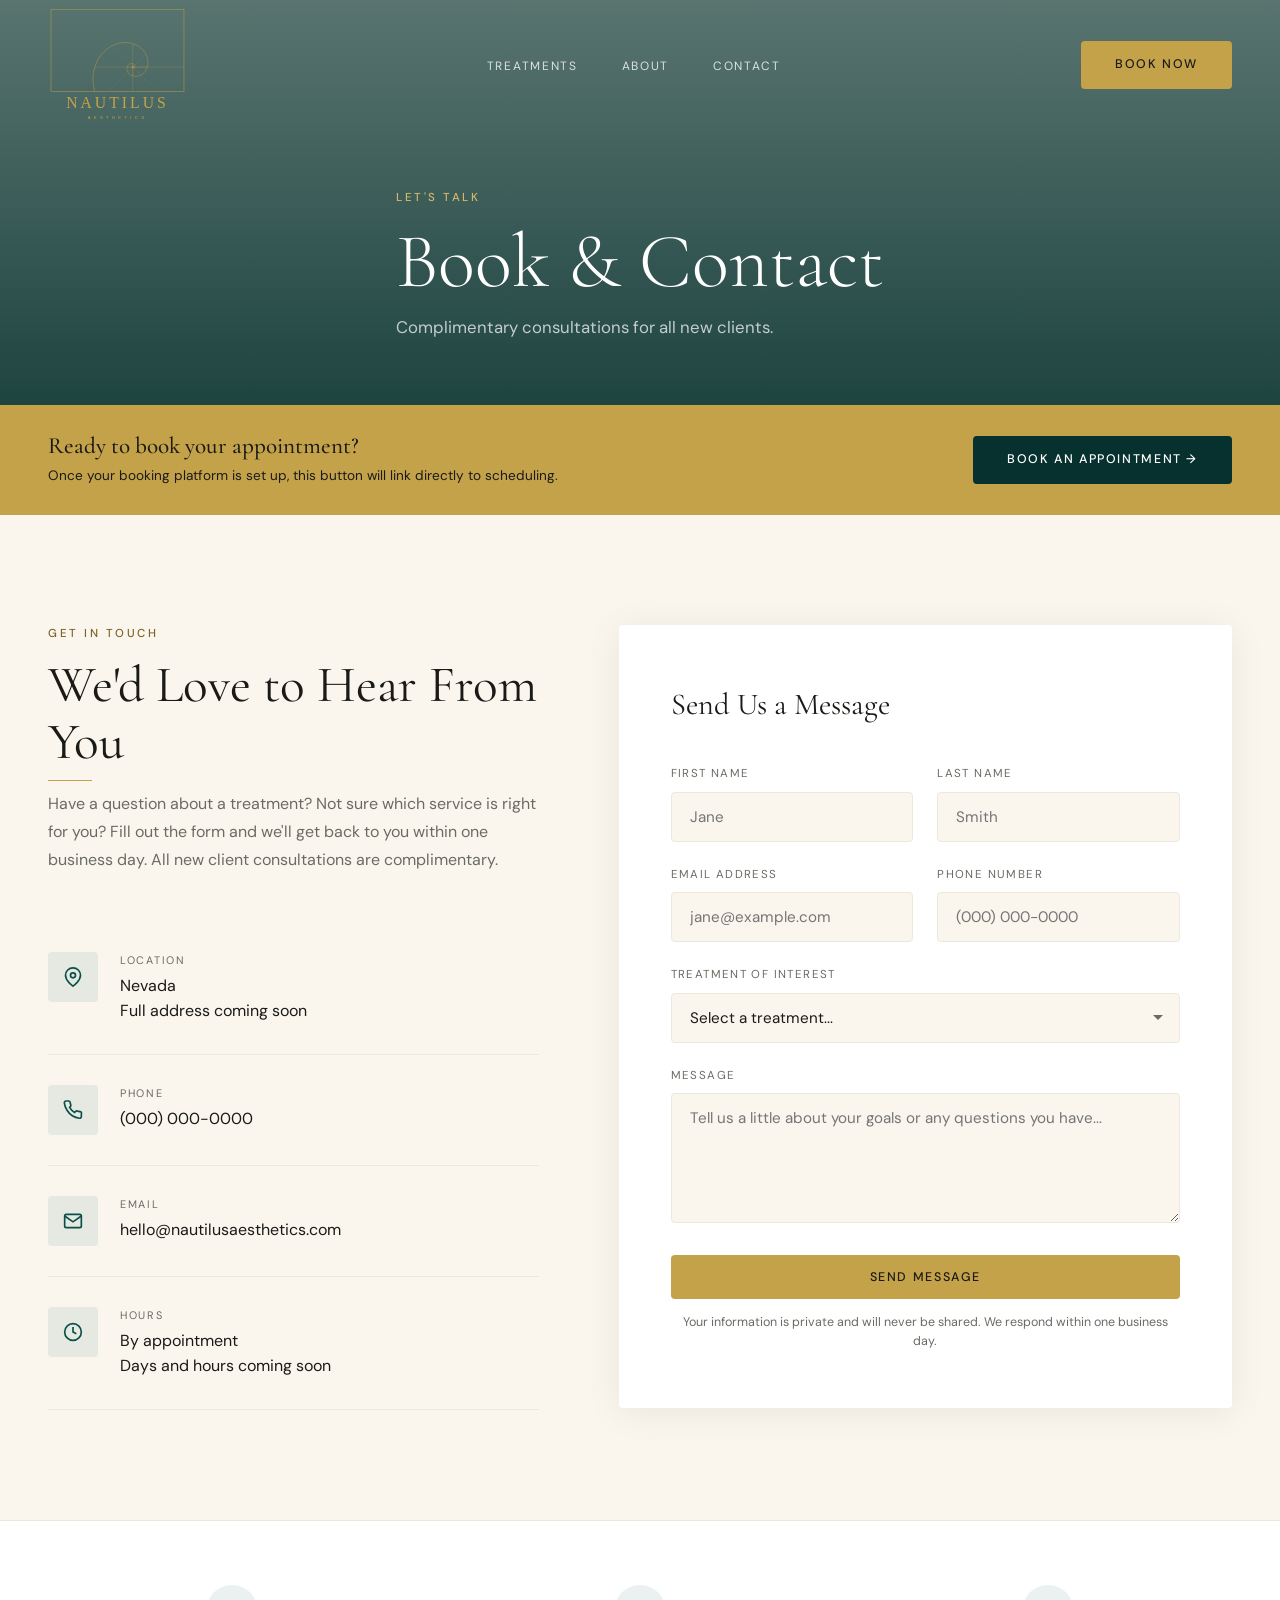
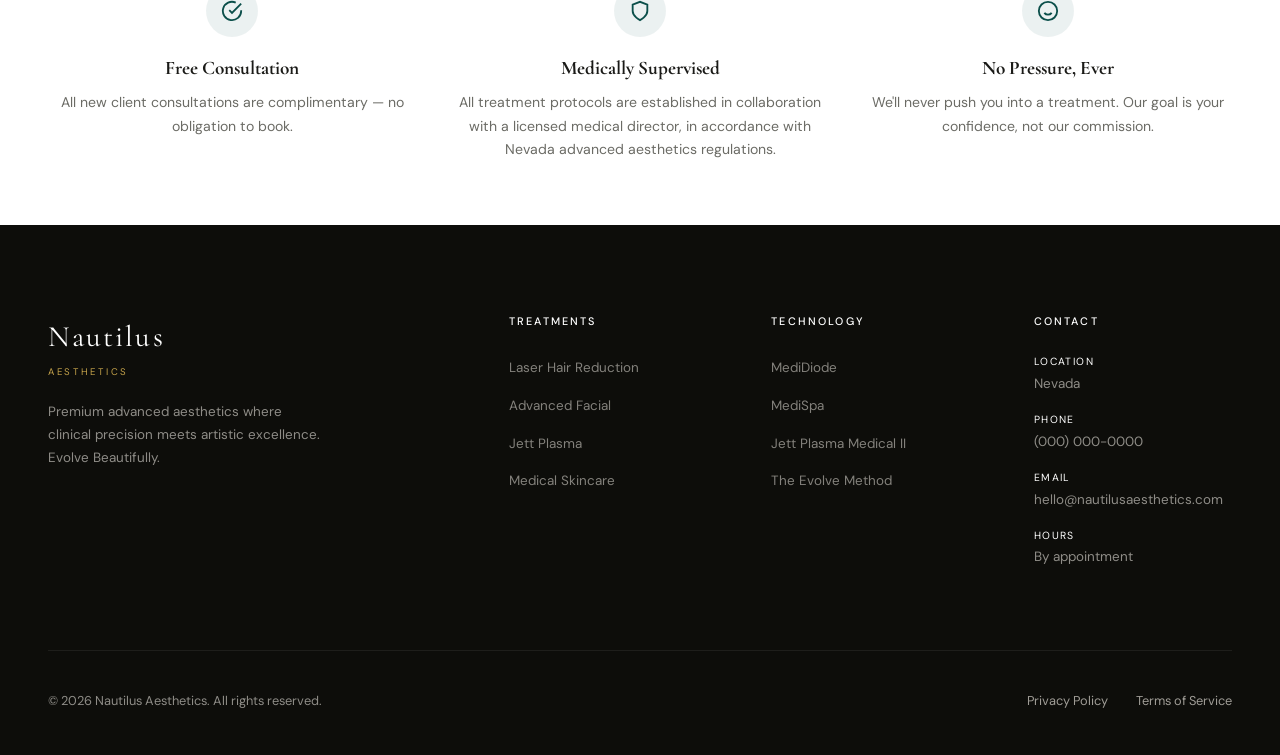
<file: contact.html>
<!DOCTYPE html>
<html lang="en">
<head>
  <meta charset="UTF-8">
  <meta name="viewport" content="width=device-width, initial-scale=1.0">
  <meta name="description" content="Book a consultation or contact Nautilus Aesthetics. Complimentary consultations available for all new clients.">
  <title>Book &amp; Contact | Nautilus Aesthetics</title>
  <script>document.documentElement.classList.add('js');</script>
  <link rel="stylesheet" href="css/styles.css">
</head>
<body>

  <!-- ===================== NAVIGATION ===================== -->
  <nav class="nav">
    <div class="nav__inner">
      <a href="index.html" class="nav__logo">
        <img src="images/logo.svg" alt="Nautilus Aesthetics" class="nav__logo-img">
      </a>
      <ul class="nav__links">
        <li><a href="services.html">Treatments</a></li>
        <li><a href="about.html">About</a></li>
        <li><a href="contact.html">Contact</a></li>
      </ul>
      <div class="nav__cta">
        <a href="contact.html" class="btn btn-primary">Book Now</a>
      </div>
      <button class="nav__hamburger" aria-label="Menu">
        <span></span><span></span><span></span>
      </button>
    </div>
  </nav>
  <div class="nav__mobile">
    <a href="services.html">Treatments</a>
    <a href="about.html">About</a>
    <a href="contact.html">Contact</a>
    <a href="contact.html" class="btn btn-primary">Book Now</a>
  </div>

  <!-- ===================== PAGE HERO ===================== -->
  <section class="page-hero" style="background-image: url('https://images.unsplash.com/photo-1758486561455-ebd0d3ba7423?auto=format&fit=crop&w=1920&q=80');">
    <div class="container">
      <div class="page-hero__content">
        <span class="section-tag">Let's Talk</span>
        <h1 class="page-hero__title">Book &amp; Contact</h1>
        <p class="page-hero__sub">Complimentary consultations for all new clients.</p>
      </div>
    </div>
  </section>

  <!-- ===================== BOOKING CTA STRIP ===================== -->
  <div style="background:var(--clr-accent); padding:28px 0;">
    <div class="container" style="display:flex; align-items:center; justify-content:space-between; flex-wrap:wrap; gap:20px;">
      <div>
        <p style="font-family:var(--font-display); font-size:1.45rem; font-weight:500; color:var(--clr-text); line-height:1.2;">Ready to book your appointment?</p>
        <p style="font-size:0.85rem; color:var(--clr-text); margin-top:4px;">Once your booking platform is set up, this button will link directly to scheduling.</p>
      </div>
      <!-- UPDATE: Replace href with your booking platform URL (Jane App, Boulevard, etc.) -->
      <a href="#contact-form" class="btn" style="background:var(--clr-primary-dark); color:var(--clr-white); flex-shrink:0;">
        Book an Appointment →
      </a>
    </div>
  </div>

  <!-- ===================== CONTACT SECTION ===================== -->
  <section class="section section--ivory" id="contact-form">
    <div class="container">
      <div class="contact-section__inner">

        <!-- Left: Info -->
        <div class="fade-up">
          <span class="section-tag">Get in Touch</span>
          <h2 class="section-title">We'd Love to Hear From You</h2>
          <p style="color:var(--clr-text-muted); font-size:1rem; line-height:1.75; margin-bottom:48px;">
            Have a question about a treatment? Not sure which service is right for you? Fill out the form and we'll get back to you within one business day. All new client consultations are complimentary.
          </p>

          <!-- UPDATE: Replace every value below with your real contact details before launch -->
          <div class="contact-info__item">
            <div class="contact-info__icon">
              <svg width="20" height="20" fill="none" stroke="currentColor" stroke-width="2" viewBox="0 0 24 24"><path d="M21 10c0 7-9 13-9 13s-9-6-9-13a9 9 0 0 1 18 0z"/><circle cx="12" cy="10" r="3"/></svg>
            </div>
            <div>
              <div class="contact-info__label">Location</div>
              <div class="contact-info__value">Nevada<br>Full address coming soon</div>
            </div>
          </div>

          <div class="contact-info__item">
            <div class="contact-info__icon">
              <svg width="20" height="20" fill="none" stroke="currentColor" stroke-width="2" viewBox="0 0 24 24"><path d="M22 16.92v3a2 2 0 0 1-2.18 2 19.79 19.79 0 0 1-8.63-3.07A19.5 19.5 0 0 1 4.69 12 19.79 19.79 0 0 1 1.61 3.4 2 2 0 0 1 3.6 1.22h3a2 2 0 0 1 2 1.72 12.84 12.84 0 0 0 .7 2.81 2 2 0 0 1-.45 2.11L7.91 8.91a16 16 0 0 0 6 6l1.27-1.27a2 2 0 0 1 2.11-.45 12.84 12.84 0 0 0 2.81.7A2 2 0 0 1 22 16.92z"/></svg>
            </div>
            <div>
              <div class="contact-info__label">Phone</div>
              <div class="contact-info__value">(000) 000-0000</div>
            </div>
          </div>

          <div class="contact-info__item">
            <div class="contact-info__icon">
              <svg width="20" height="20" fill="none" stroke="currentColor" stroke-width="2" viewBox="0 0 24 24"><path d="M4 4h16c1.1 0 2 .9 2 2v12c0 1.1-.9 2-2 2H4c-1.1 0-2-.9-2-2V6c0-1.1.9-2 2-2z"/><polyline points="22,6 12,13 2,6"/></svg>
            </div>
            <div>
              <div class="contact-info__label">Email</div>
              <div class="contact-info__value">hello@nautilusaesthetics.com</div>
            </div>
          </div>

          <div class="contact-info__item">
            <div class="contact-info__icon">
              <svg width="20" height="20" fill="none" stroke="currentColor" stroke-width="2" viewBox="0 0 24 24"><circle cx="12" cy="12" r="10"/><polyline points="12 6 12 12 16 14"/></svg>
            </div>
            <div>
              <div class="contact-info__label">Hours</div>
              <div class="contact-info__value">
                By appointment<br>
                Days and hours coming soon
              </div>
            </div>
          </div>
        </div>

        <!-- Right: Form -->
        <div class="fade-up delay-2">
          <div class="form-card">
            <h3 class="form-card__title">Send Us a Message</h3>
            <!-- ⚠ NOT WIRED UP: this form does not deliver anywhere. js/main.js only shows a
                 "Message Sent ✓" confirmation and clears the fields. Connect it to a real form
                 handler (Formspree, Netlify Forms, your booking platform) before launch. -->
            <form class="contact-form" novalidate>
              <div class="form-row">
                <div class="form-group">
                  <label class="form-label" for="first-name">First Name</label>
                  <input class="form-input" type="text" id="first-name" name="first-name" placeholder="Jane" required>
                </div>
                <div class="form-group">
                  <label class="form-label" for="last-name">Last Name</label>
                  <input class="form-input" type="text" id="last-name" name="last-name" placeholder="Smith" required>
                </div>
              </div>
              <div class="form-row">
                <div class="form-group">
                  <label class="form-label" for="email">Email Address</label>
                  <input class="form-input" type="email" id="email" name="email" placeholder="jane@example.com" required>
                </div>
                <div class="form-group">
                  <label class="form-label" for="phone">Phone Number</label>
                  <input class="form-input" type="tel" id="phone" name="phone" placeholder="(000) 000-0000">
                </div>
              </div>
              <div class="form-group">
                <label class="form-label" for="service">Treatment of Interest</label>
                <select class="form-select" id="service" name="service">
                  <option value="" disabled selected>Select a treatment...</option>
                  <option value="laser">Laser Hair Reduction</option>
                  <option value="medispa">Advanced Facial</option>
                  <option value="jett">Jett Plasma</option>
                  <option value="skincare">Medical Skincare</option>
                  <option value="consultation">General Consultation</option>
                  <option value="unsure">Not Sure Yet</option>
                </select>
              </div>
              <div class="form-group">
                <label class="form-label" for="message">Message</label>
                <textarea class="form-textarea" id="message" name="message" placeholder="Tell us a little about your goals or any questions you have..."></textarea>
              </div>
              <button type="submit" class="btn btn-primary btn-full form-submit">Send Message</button>
              <p class="form-privacy">Your information is private and will never be shared. We respond within one business day.</p>
            </form>
          </div>
        </div>

      </div>
    </div>
  </section>

  <!-- ===================== REASSURANCE STRIP ===================== -->
  <div style="background:var(--clr-white); padding:64px 0; border-top:1px solid var(--clr-ivory-dark);">
    <div class="container">
      <div class="tri-col">
        <div class="fade-up delay-1">
          <div style="width:52px; height:52px; background:rgba(var(--clr-primary-rgb),0.08); border-radius:50%; display:flex; align-items:center; justify-content:center; color:var(--clr-primary); margin:0 auto 16px;">
            <svg width="22" height="22" fill="none" stroke="currentColor" stroke-width="2" viewBox="0 0 24 24"><path d="M22 11.08V12a10 10 0 1 1-5.93-9.14"/><polyline points="22 4 12 14.01 9 11.01"/></svg>
          </div>
          <h4 style="font-family:var(--font-display); font-size:1.2rem; margin-bottom:8px;">Free Consultation</h4>
          <p style="font-size:0.88rem; color:var(--clr-text-muted); line-height:1.65;">All new client consultations are complimentary — no obligation to book.</p>
        </div>
        <div class="fade-up delay-2">
          <div style="width:52px; height:52px; background:rgba(var(--clr-primary-rgb),0.08); border-radius:50%; display:flex; align-items:center; justify-content:center; color:var(--clr-primary); margin:0 auto 16px;">
            <svg width="22" height="22" fill="none" stroke="currentColor" stroke-width="2" viewBox="0 0 24 24"><path d="M12 22s8-4 8-10V5l-8-3-8 3v7c0 6 8 10 8 10z"/></svg>
          </div>
          <h4 style="font-family:var(--font-display); font-size:1.2rem; margin-bottom:8px;">Medically Supervised</h4>
          <p style="font-size:0.88rem; color:var(--clr-text-muted); line-height:1.65;">All treatment protocols are established in collaboration with a licensed medical director, in accordance with Nevada advanced aesthetics regulations.</p>
        </div>
        <div class="fade-up delay-3">
          <div style="width:52px; height:52px; background:rgba(var(--clr-primary-rgb),0.08); border-radius:50%; display:flex; align-items:center; justify-content:center; color:var(--clr-primary); margin:0 auto 16px;">
            <svg width="22" height="22" fill="none" stroke="currentColor" stroke-width="2" viewBox="0 0 24 24"><circle cx="12" cy="12" r="10"/><path d="M8 14s1.5 2 4 2 4-2 4-2"/><line x1="9" y1="9" x2="9.01" y2="9"/><line x1="15" y1="9" x2="15.01" y2="9"/></svg>
          </div>
          <h4 style="font-family:var(--font-display); font-size:1.2rem; margin-bottom:8px;">No Pressure, Ever</h4>
          <p style="font-size:0.88rem; color:var(--clr-text-muted); line-height:1.65;">We'll never push you into a treatment. Our goal is your confidence, not our commission.</p>
        </div>
      </div>
    </div>
  </div>

  <!-- ===================== FOOTER ===================== -->
  <footer class="footer">
    <div class="container">
      <div class="footer__grid">
        <div>
          <span class="footer__brand-name">Nautilus</span>
          <span class="footer__brand-sub">Aesthetics</span>
          <p class="footer__brand-desc">Premium advanced aesthetics where clinical precision meets artistic excellence. Evolve Beautifully.</p>
        </div>
        <div>
          <div class="footer__col-label">Treatments</div>
          <ul class="footer__links">
            <li><a href="services.html#laser">Laser Hair Reduction</a></li>
            <li><a href="services.html#medispa">Advanced Facial</a></li>
            <li><a href="services.html#jett">Jett Plasma</a></li>
            <li><a href="services.html#skincare">Medical Skincare</a></li>
          </ul>
        </div>
        <div>
          <div class="footer__col-label">Technology</div>
          <ul class="footer__links">
            <li><a href="medidiode.html">MediDiode</a></li>
            <li><a href="medispa.html">MediSpa</a></li>
            <li><a href="jett-plasma.html">Jett Plasma Medical II</a></li>
            <li><a href="about.html#method">The Evolve Method</a></li>
          </ul>
        </div>
        <div>
          <div class="footer__col-label">Contact</div>
          <dl class="footer__contact">
            <!-- UPDATE: Replace with your actual location, phone, email and hours -->
            <dt>Location</dt><dd>Nevada</dd>
            <dt>Phone</dt><dd>(000) 000-0000</dd>
            <dt>Email</dt><dd>hello@nautilusaesthetics.com</dd>
            <dt>Hours</dt><dd>By appointment</dd>
          </dl>
        </div>
      </div>
      <div class="footer__bottom">
        <p class="footer__copy">&copy; 2026 Nautilus Aesthetics. All rights reserved.</p>
        <nav class="footer__legal">
          <a href="#">Privacy Policy</a>
          <a href="#">Terms of Service</a>
        </nav>
      </div>
    </div>
  </footer>

  <script src="js/main.js"></script>
</body>
</html>
</file>
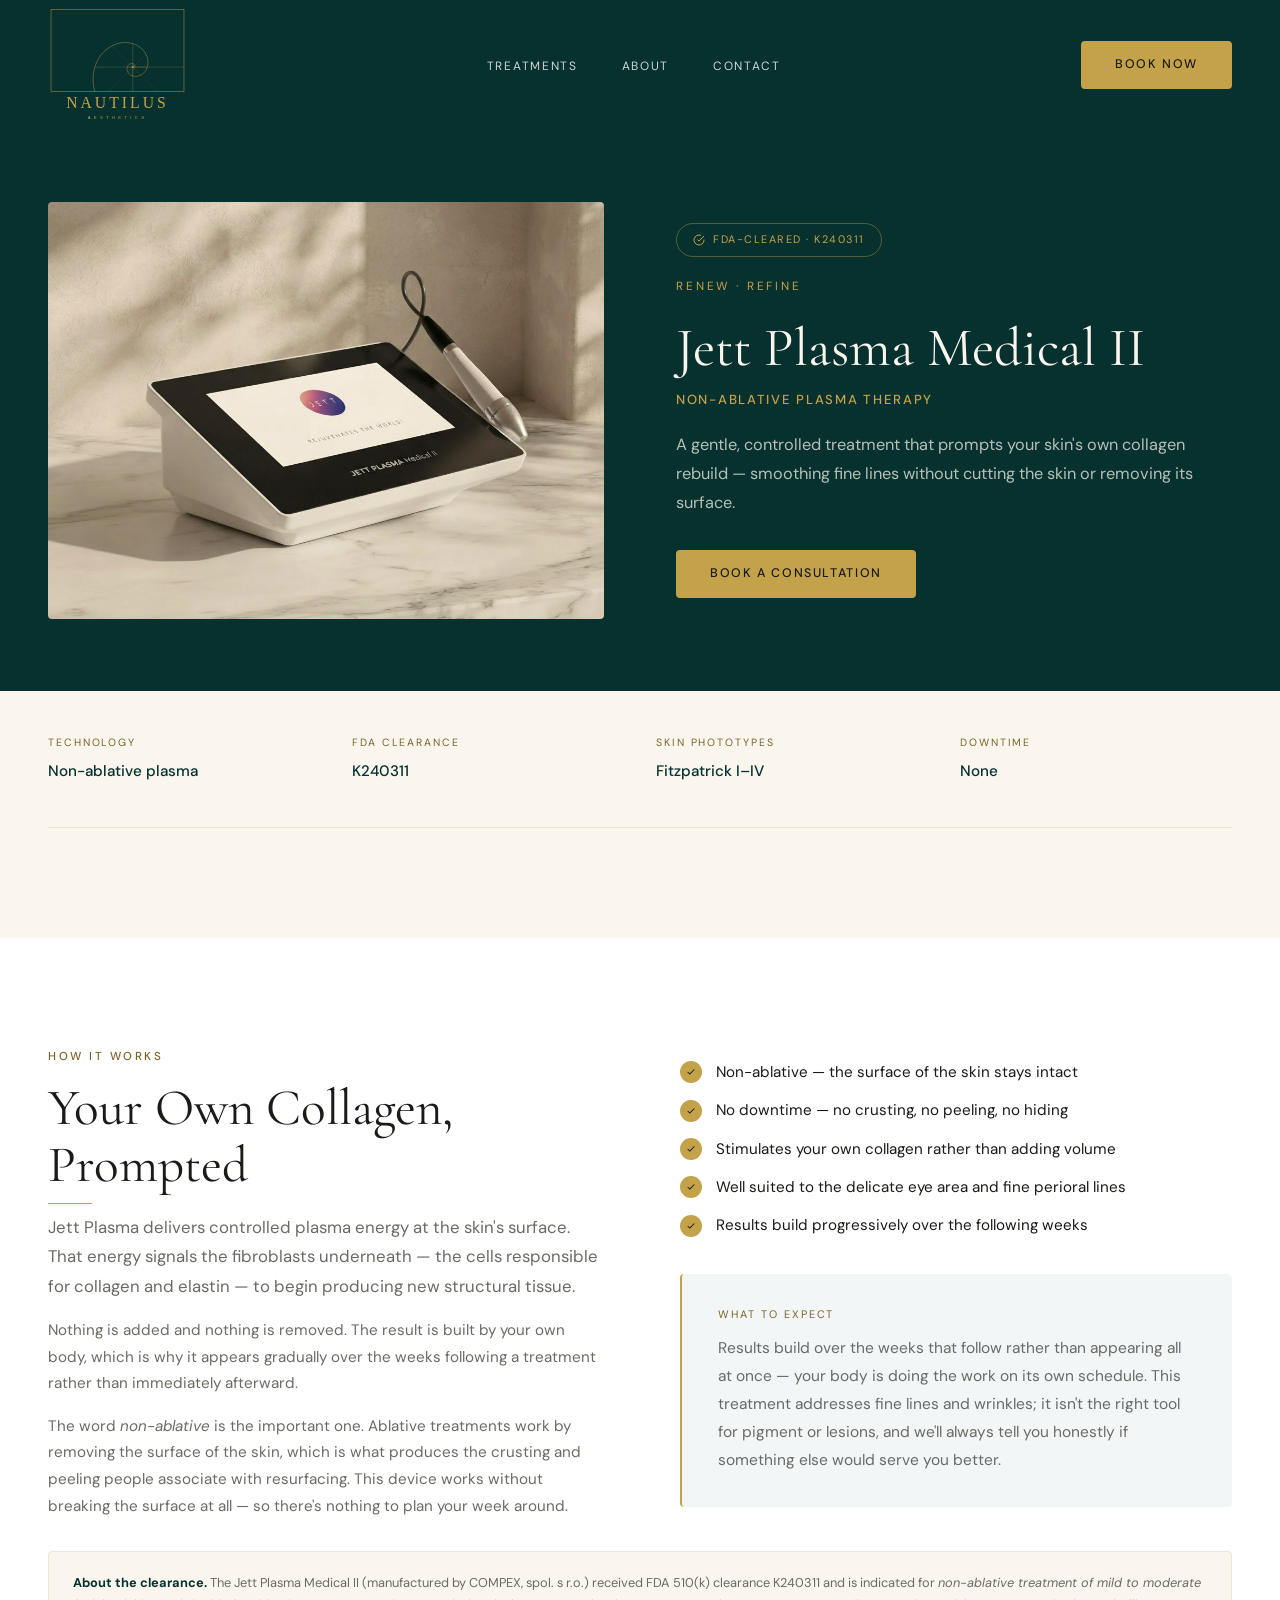
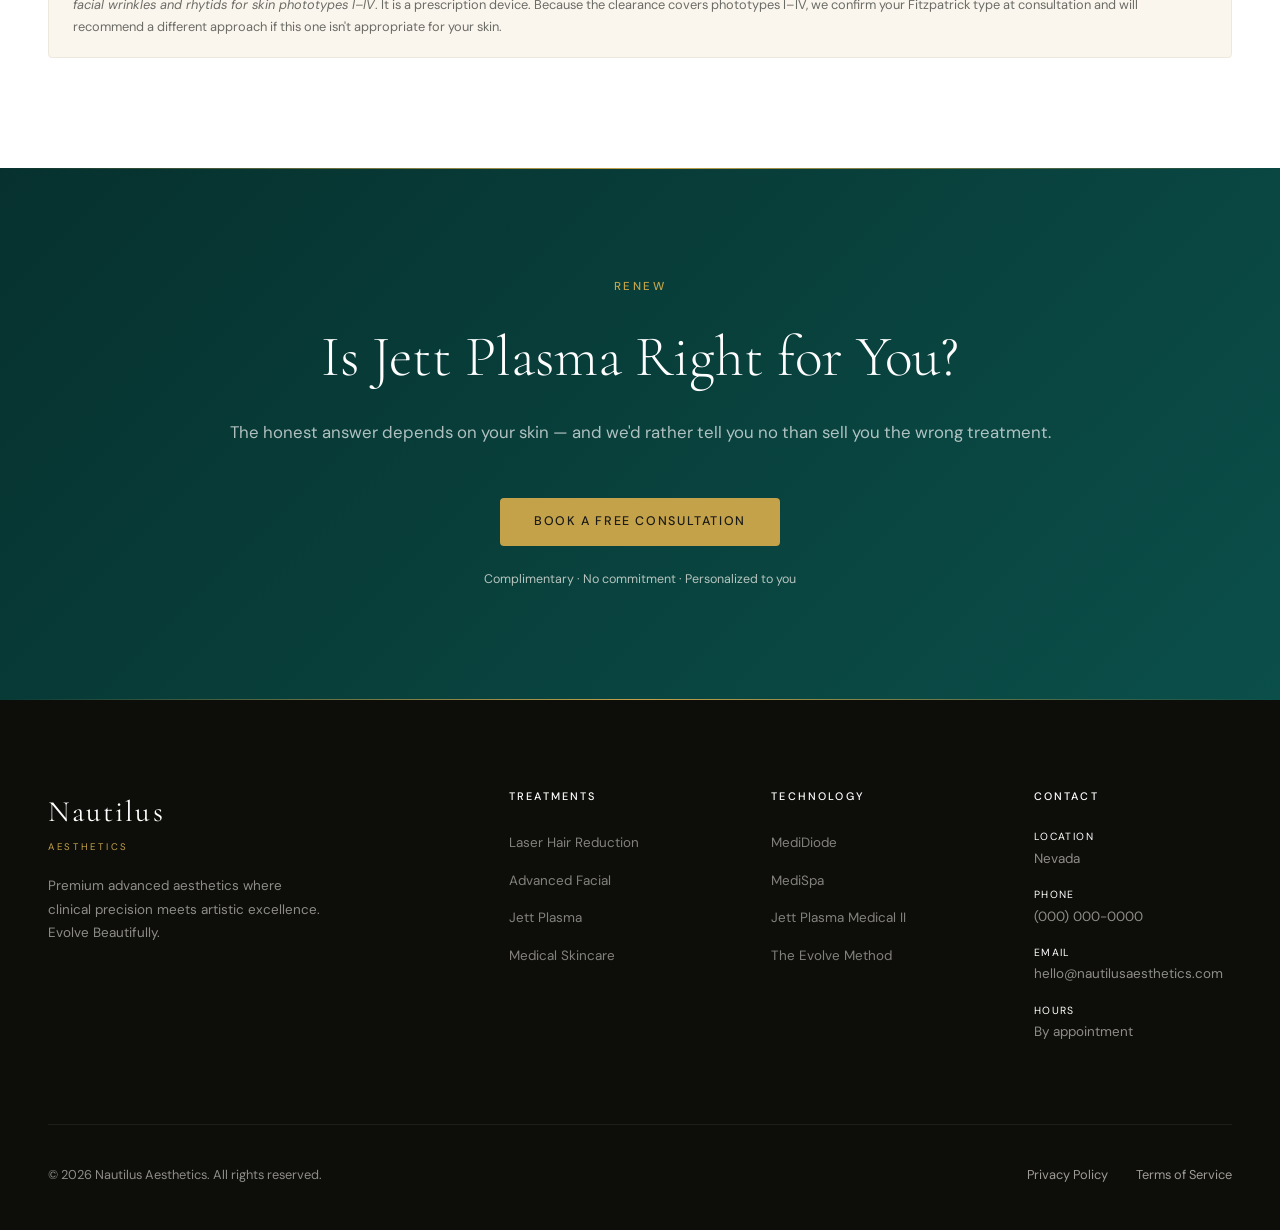
<file: jett-plasma.html>
<!DOCTYPE html>
<html lang="en">
<head>
  <meta charset="UTF-8">
  <meta name="viewport" content="width=device-width, initial-scale=1.0">
  <meta name="description" content="Jett Plasma Medical II — FDA-cleared non-ablative plasma treatment for mild to moderate facial wrinkles. No downtime, gradual collagen-driven results.">
  <title>Jett Plasma Medical II | Nautilus Aesthetics</title>
  <script>document.documentElement.classList.add('js');</script>
  <link rel="stylesheet" href="css/styles.css">
</head>
<body>

  <!-- ===================== NAVIGATION ===================== -->
  <nav class="nav">
    <div class="nav__inner">
      <a href="index.html" class="nav__logo">
        <img src="images/logo.svg" alt="Nautilus Aesthetics" class="nav__logo-img">
      </a>
      <ul class="nav__links">
        <li><a href="services.html">Treatments</a></li>
        <li><a href="about.html">About</a></li>
        <li><a href="contact.html">Contact</a></li>
      </ul>
      <div class="nav__cta">
        <a href="contact.html" class="btn btn-primary">Book Now</a>
      </div>
      <button class="nav__hamburger" aria-label="Menu">
        <span></span><span></span><span></span>
      </button>
    </div>
  </nav>
  <div class="nav__mobile">
    <a href="services.html">Treatments</a>
    <a href="about.html">About</a>
    <a href="contact.html">Contact</a>
    <a href="contact.html" class="btn btn-primary">Book Now</a>
  </div>

  <!-- ===================== DEVICE HERO ===================== -->
  <section class="device-hero">
    <div class="container">
      <div class="device-hero__inner">
        <div class="fade-up">
          <img class="device-hero__img" src="images/devices/jett-plasma.jpg" alt="The Jett Plasma Medical II device">
        </div>
        <div class="fade-up delay-2">
          <span class="device-hero__badge">
            <svg width="12" height="12" fill="none" stroke="currentColor" stroke-width="2" viewBox="0 0 24 24"><path d="M22 11.08V12a10 10 0 1 1-5.93-9.14"/><polyline points="22 4 12 14.01 9 11.01"/></svg>
            FDA-Cleared · K240311
          </span>
          <div class="device-hero__ritual">Renew · Refine</div>
          <h1 class="device-hero__title">Jett Plasma Medical II</h1>
          <p class="modality-line modality-line--light">Non-ablative plasma therapy</p>
          <p class="device-hero__sub">
            A gentle, controlled treatment that prompts your skin's own collagen rebuild — smoothing fine lines without cutting the skin or removing its surface.
          </p>
          <a href="contact.html" class="btn btn-primary">Book a Consultation</a>
        </div>
      </div>
    </div>
  </section>

  <!-- ===================== SPECS ===================== -->
  <section class="section section--ivory" style="padding-top:0;">
    <div class="container">
      <div class="spec-strip fade-up" style="border-top:none;">
        <div>
          <div class="spec__label">Technology</div>
          <div class="spec__value">Non-ablative plasma</div>
        </div>
        <div>
          <div class="spec__label">FDA Clearance</div>
          <div class="spec__value">K240311</div>
        </div>
        <div>
          <div class="spec__label">Skin Phototypes</div>
          <div class="spec__value">Fitzpatrick I–IV</div>
        </div>
        <div>
          <div class="spec__label">Downtime</div>
          <div class="spec__value">None</div>
        </div>
      </div>
    </div>
  </section>

  <!-- ===================== HOW IT WORKS ===================== -->
  <section class="section section--white">
    <div class="container">
      <div class="two-col">
        <div class="fade-up">
          <span class="section-tag">How It Works</span>
          <h2 class="section-title">Your Own Collagen, Prompted</h2>
          <p class="section-subtitle">
            Jett Plasma delivers controlled plasma energy at the skin's surface. That energy signals the fibroblasts underneath — the cells responsible for collagen and elastin — to begin producing new structural tissue.
          </p>
          <p style="color:var(--clr-text-muted); font-size:0.95rem; line-height:1.75; margin-top:16px;">
            Nothing is added and nothing is removed. The result is built by your own body, which is why it appears gradually over the weeks following a treatment rather than immediately afterward.
          </p>
          <p style="color:var(--clr-text-muted); font-size:0.95rem; line-height:1.75; margin-top:16px;">
            The word <em>non-ablative</em> is the important one. Ablative treatments work by removing the surface of the skin, which is what produces the crusting and peeling people associate with resurfacing. This device works without breaking the surface at all — so there's nothing to plan your week around.
          </p>
        </div>

        <div class="fade-up delay-2">
          <div class="service-block__benefits" style="margin-top:0;">
            <div class="service-block__benefit">
              <div class="benefit-dot">
                <svg width="10" height="10" fill="none" stroke="var(--clr-text)" stroke-width="2.5" viewBox="0 0 24 24"><polyline points="20 6 9 17 4 12"/></svg>
              </div>
              Non-ablative — the surface of the skin stays intact
            </div>
            <div class="service-block__benefit">
              <div class="benefit-dot">
                <svg width="10" height="10" fill="none" stroke="var(--clr-text)" stroke-width="2.5" viewBox="0 0 24 24"><polyline points="20 6 9 17 4 12"/></svg>
              </div>
              No downtime — no crusting, no peeling, no hiding
            </div>
            <div class="service-block__benefit">
              <div class="benefit-dot">
                <svg width="10" height="10" fill="none" stroke="var(--clr-text)" stroke-width="2.5" viewBox="0 0 24 24"><polyline points="20 6 9 17 4 12"/></svg>
              </div>
              Stimulates your own collagen rather than adding volume
            </div>
            <div class="service-block__benefit">
              <div class="benefit-dot">
                <svg width="10" height="10" fill="none" stroke="var(--clr-text)" stroke-width="2.5" viewBox="0 0 24 24"><polyline points="20 6 9 17 4 12"/></svg>
              </div>
              Well suited to the delicate eye area and fine perioral lines
            </div>
            <div class="service-block__benefit">
              <div class="benefit-dot">
                <svg width="10" height="10" fill="none" stroke="var(--clr-text)" stroke-width="2.5" viewBox="0 0 24 24"><polyline points="20 6 9 17 4 12"/></svg>
              </div>
              Results build progressively over the following weeks
            </div>
          </div>

          <div class="expect">
            <div class="expect__label">What to expect</div>
            <p>Results build over the weeks that follow rather than appearing all at once — your body is doing the work on its own schedule. This treatment addresses fine lines and wrinkles; it isn't the right tool for pigment or lesions, and we'll always tell you honestly if something else would serve you better.</p>
          </div>
        </div>
      </div>

      <div class="disclosure fade-up">
        <strong>About the clearance.</strong> The Jett Plasma Medical II (manufactured by COMPEX, spol. s r.o.) received FDA 510(k) clearance K240311 and is indicated for <em>non-ablative treatment of mild to moderate facial wrinkles and rhytids for skin phototypes I–IV</em>. It is a prescription device. Because the clearance covers phototypes I–IV, we confirm your Fitzpatrick type at consultation and will recommend a different approach if this one isn't appropriate for your skin.
      </div>
    </div>
  </section>

  <!-- ===================== CTA BANNER ===================== -->
  <section class="cta-banner">
    <div class="container">
      <div class="fade-up">
        <span class="section-tag" style="color:var(--clr-accent)">Renew</span>
        <h2 class="cta-banner__title">Is Jett Plasma Right for You?</h2>
        <p class="cta-banner__sub">The honest answer depends on your skin — and we'd rather tell you no than sell you the wrong treatment.</p>
        <a href="contact.html" class="btn btn-primary">Book a Free Consultation</a>
        <p class="cta-banner__note">Complimentary · No commitment · Personalized to you</p>
      </div>
    </div>
  </section>

  <!-- ===================== FOOTER ===================== -->
  <footer class="footer">
    <div class="container">
      <div class="footer__grid">
        <div>
          <span class="footer__brand-name">Nautilus</span>
          <span class="footer__brand-sub">Aesthetics</span>
          <p class="footer__brand-desc">Premium advanced aesthetics where clinical precision meets artistic excellence. Evolve Beautifully.</p>
        </div>
        <div>
          <div class="footer__col-label">Treatments</div>
          <ul class="footer__links">
            <li><a href="services.html#laser">Laser Hair Reduction</a></li>
            <li><a href="services.html#medispa">Advanced Facial</a></li>
            <li><a href="services.html#jett">Jett Plasma</a></li>
            <li><a href="services.html#skincare">Medical Skincare</a></li>
          </ul>
        </div>
        <div>
          <div class="footer__col-label">Technology</div>
          <ul class="footer__links">
            <li><a href="medidiode.html">MediDiode</a></li>
            <li><a href="medispa.html">MediSpa</a></li>
            <li><a href="jett-plasma.html">Jett Plasma Medical II</a></li>
            <li><a href="about.html#method">The Evolve Method</a></li>
          </ul>
        </div>
        <div>
          <div class="footer__col-label">Contact</div>
          <dl class="footer__contact">
            <!-- UPDATE: Replace with your actual location, phone, email and hours -->
            <dt>Location</dt><dd>Nevada</dd>
            <dt>Phone</dt><dd>(000) 000-0000</dd>
            <dt>Email</dt><dd>hello@nautilusaesthetics.com</dd>
            <dt>Hours</dt><dd>By appointment</dd>
          </dl>
        </div>
      </div>
      <div class="footer__bottom">
        <p class="footer__copy">&copy; 2026 Nautilus Aesthetics. All rights reserved.</p>
        <nav class="footer__legal">
          <a href="#">Privacy Policy</a>
          <a href="#">Terms of Service</a>
        </nav>
      </div>
    </div>
  </footer>

  <script src="js/main.js"></script>
</body>
</html>
</file>
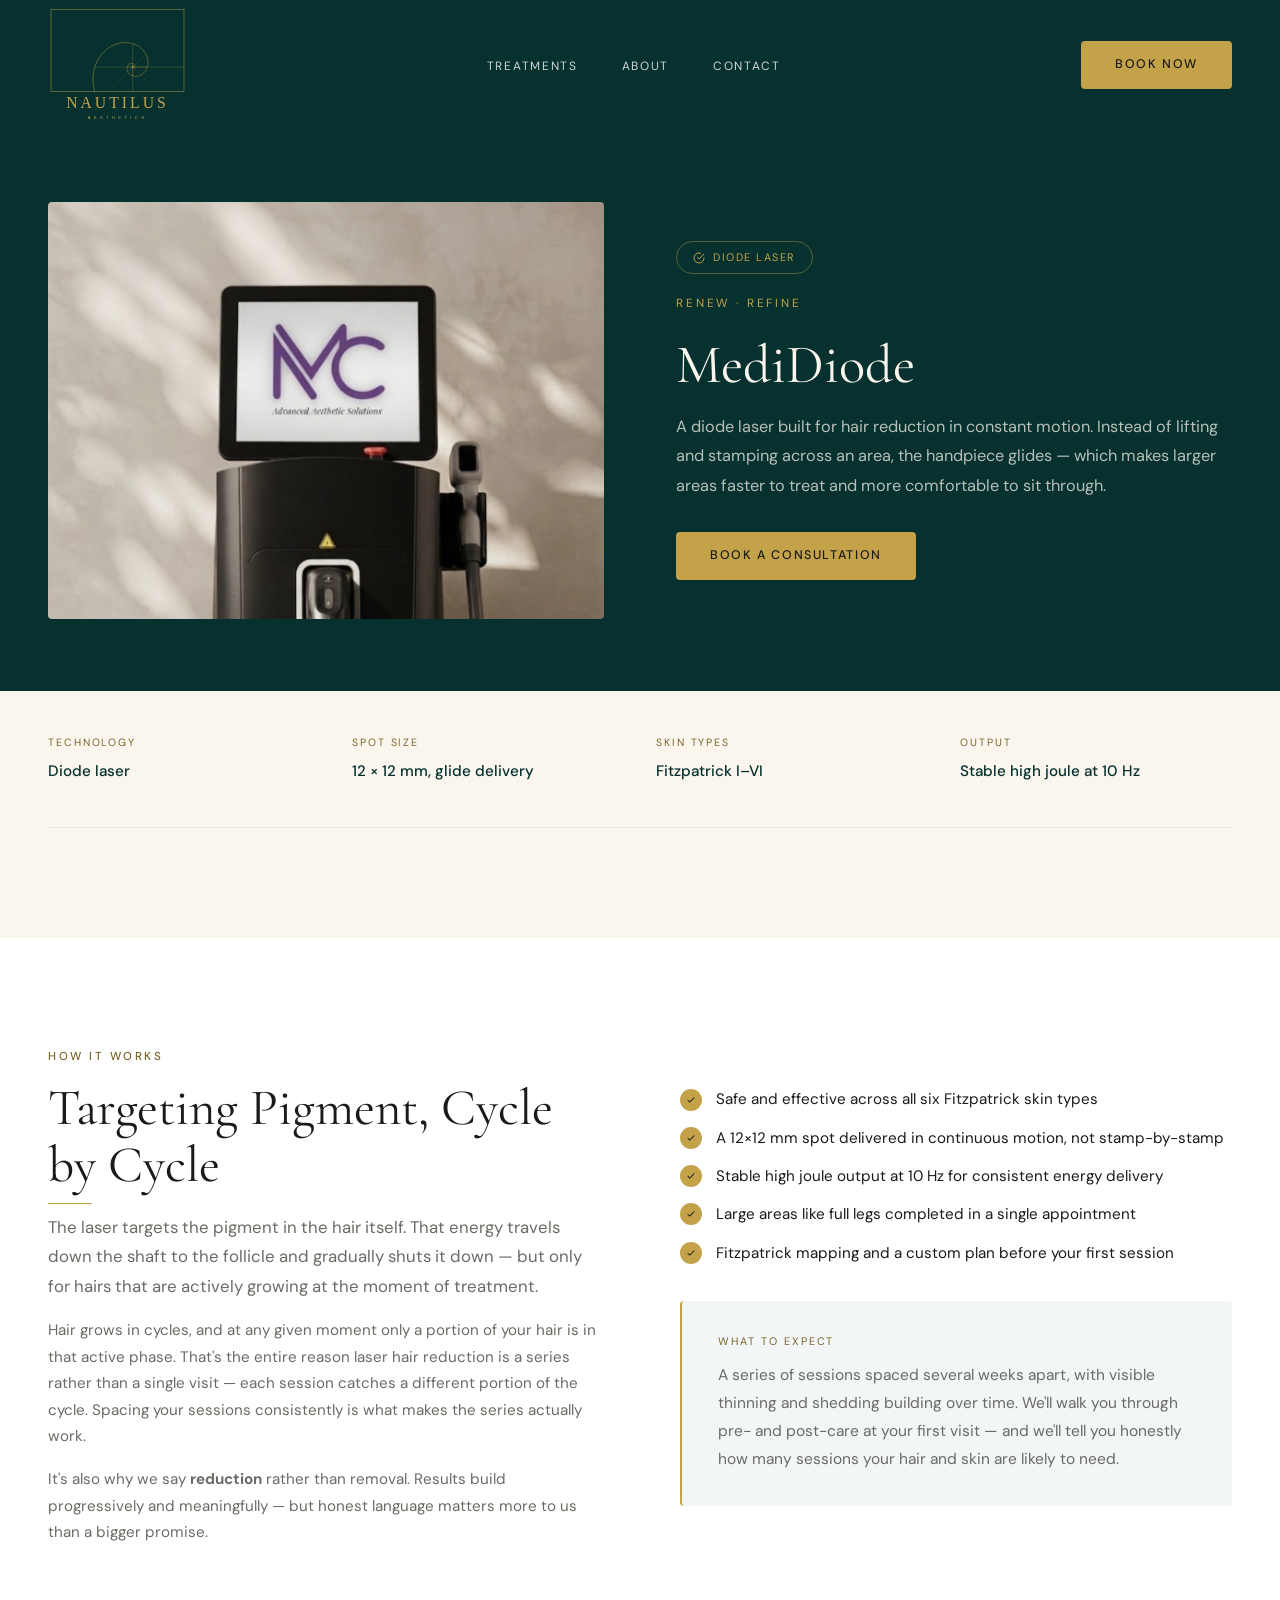
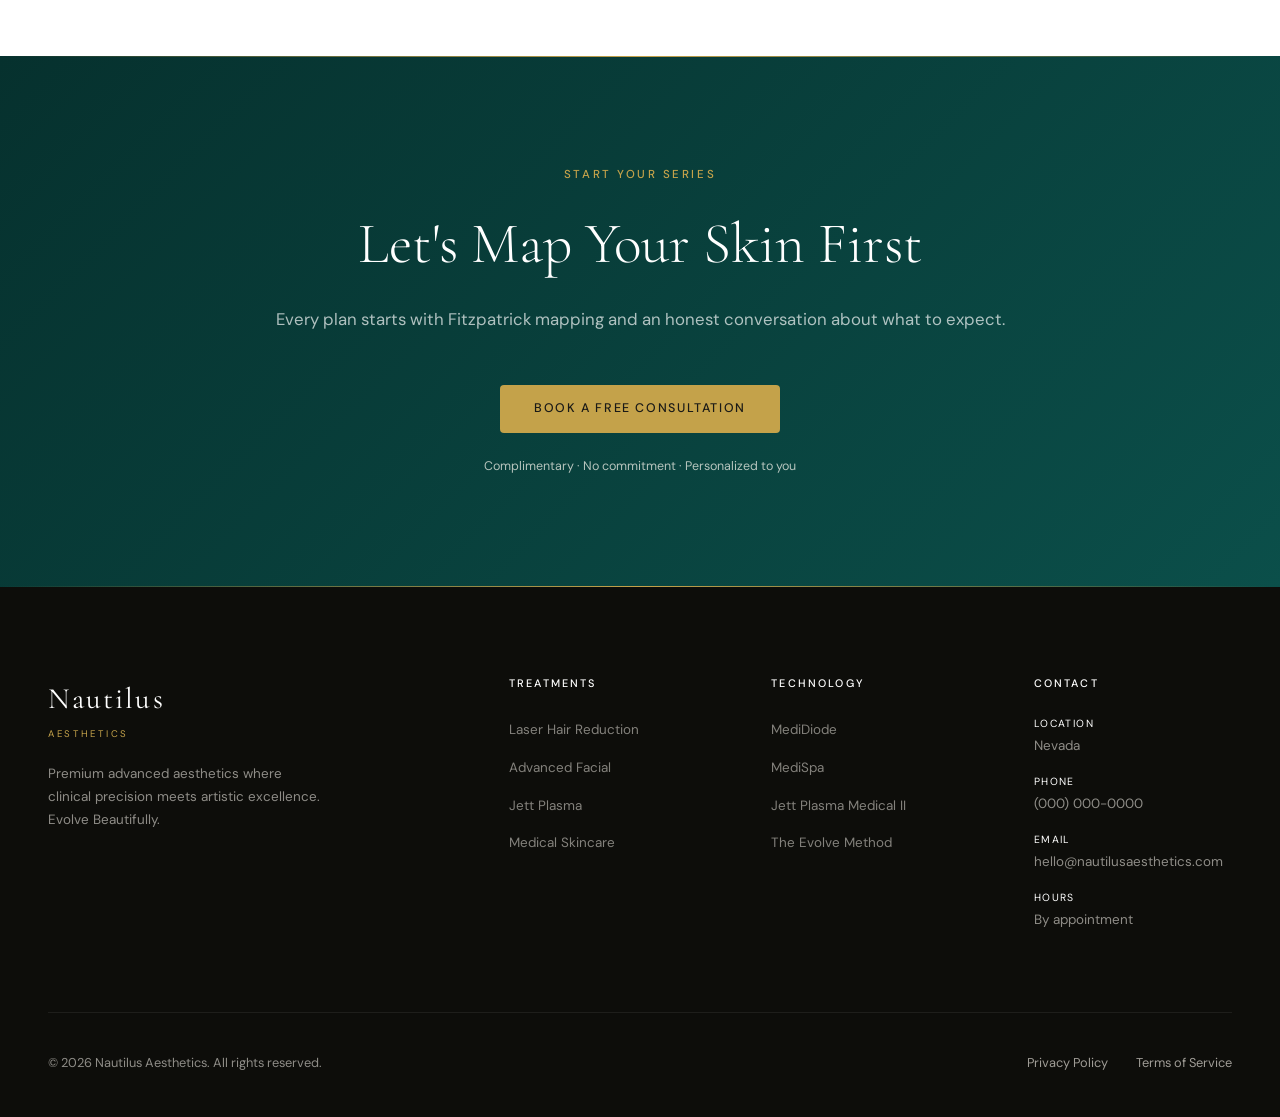
<file: medidiode.html>
<!DOCTYPE html>
<html lang="en">
<head>
  <meta charset="UTF-8">
  <meta name="viewport" content="width=device-width, initial-scale=1.0">
  <meta name="description" content="The MediDiode — the diode laser behind our hair reduction, delivered in continuous motion and safe across all six Fitzpatrick skin types.">
  <title>MediDiode | Nautilus Aesthetics</title>
  <script>document.documentElement.classList.add('js');</script>
  <link rel="stylesheet" href="css/styles.css">
</head>
<body>

  <!-- ===================== NAVIGATION ===================== -->
  <nav class="nav">
    <div class="nav__inner">
      <a href="index.html" class="nav__logo">
        <img src="images/logo.svg" alt="Nautilus Aesthetics" class="nav__logo-img">
      </a>
      <ul class="nav__links">
        <li><a href="services.html">Treatments</a></li>
        <li><a href="about.html">About</a></li>
        <li><a href="contact.html">Contact</a></li>
      </ul>
      <div class="nav__cta">
        <a href="contact.html" class="btn btn-primary">Book Now</a>
      </div>
      <button class="nav__hamburger" aria-label="Menu">
        <span></span><span></span><span></span>
      </button>
    </div>
  </nav>
  <div class="nav__mobile">
    <a href="services.html">Treatments</a>
    <a href="about.html">About</a>
    <a href="contact.html">Contact</a>
    <a href="contact.html" class="btn btn-primary">Book Now</a>
  </div>

  <!-- ===================== DEVICE HERO ===================== -->
  <section class="device-hero">
    <div class="container">
      <div class="device-hero__inner">
        <div class="fade-up">
          <img class="device-hero__img" src="images/devices/medidiode.jpg" alt="The MediDiode diode laser device">
        </div>
        <div class="fade-up delay-2">
          <span class="device-hero__badge">
            <svg width="12" height="12" fill="none" stroke="currentColor" stroke-width="2" viewBox="0 0 24 24"><path d="M22 11.08V12a10 10 0 1 1-5.93-9.14"/><polyline points="22 4 12 14.01 9 11.01"/></svg>
            Diode Laser
          </span>
          <div class="device-hero__ritual">Renew · Refine</div>
          <h1 class="device-hero__title">MediDiode</h1>
          <p class="device-hero__sub">
            A diode laser built for hair reduction in constant motion. Instead of lifting and stamping across an area, the handpiece glides — which makes larger areas faster to treat and more comfortable to sit through.
          </p>
          <a href="contact.html" class="btn btn-primary">Book a Consultation</a>
        </div>
      </div>
    </div>
  </section>

  <!-- ===================== SPECS ===================== -->
  <section class="section section--ivory" style="padding-top:0;">
    <div class="container">
      <div class="spec-strip fade-up" style="border-top:none;">
        <div>
          <div class="spec__label">Technology</div>
          <div class="spec__value">Diode laser</div>
        </div>
        <div>
          <div class="spec__label">Spot Size</div>
          <div class="spec__value">12 × 12 mm, glide delivery</div>
        </div>
        <div>
          <div class="spec__label">Skin Types</div>
          <div class="spec__value">Fitzpatrick I–VI</div>
        </div>
        <div>
          <div class="spec__label">Output</div>
          <div class="spec__value">Stable high joule at 10 Hz</div>
        </div>
      </div>
    </div>
  </section>

  <!-- ===================== HOW IT WORKS ===================== -->
  <section class="section section--white">
    <div class="container">
      <div class="two-col">
        <div class="fade-up">
          <span class="section-tag">How It Works</span>
          <h2 class="section-title">Targeting Pigment, Cycle by Cycle</h2>
          <p class="section-subtitle">
            The laser targets the pigment in the hair itself. That energy travels down the shaft to the follicle and gradually shuts it down — but only for hairs that are actively growing at the moment of treatment.
          </p>
          <p style="color:var(--clr-text-muted); font-size:0.95rem; line-height:1.75; margin-top:16px;">
            Hair grows in cycles, and at any given moment only a portion of your hair is in that active phase. That's the entire reason laser hair reduction is a series rather than a single visit — each session catches a different portion of the cycle. Spacing your sessions consistently is what makes the series actually work.
          </p>
          <p style="color:var(--clr-text-muted); font-size:0.95rem; line-height:1.75; margin-top:16px;">
            It's also why we say <strong>reduction</strong> rather than removal. Results build progressively and meaningfully — but honest language matters more to us than a bigger promise.
          </p>
        </div>

        <div class="fade-up delay-2">
          <div class="service-block__benefits" style="margin-top:0;">
            <div class="service-block__benefit">
              <div class="benefit-dot">
                <svg width="10" height="10" fill="none" stroke="var(--clr-text)" stroke-width="2.5" viewBox="0 0 24 24"><polyline points="20 6 9 17 4 12"/></svg>
              </div>
              Safe and effective across all six Fitzpatrick skin types
            </div>
            <div class="service-block__benefit">
              <div class="benefit-dot">
                <svg width="10" height="10" fill="none" stroke="var(--clr-text)" stroke-width="2.5" viewBox="0 0 24 24"><polyline points="20 6 9 17 4 12"/></svg>
              </div>
              A 12×12&nbsp;mm spot delivered in continuous motion, not stamp-by-stamp
            </div>
            <div class="service-block__benefit">
              <div class="benefit-dot">
                <svg width="10" height="10" fill="none" stroke="var(--clr-text)" stroke-width="2.5" viewBox="0 0 24 24"><polyline points="20 6 9 17 4 12"/></svg>
              </div>
              Stable high joule output at 10&nbsp;Hz for consistent energy delivery
            </div>
            <div class="service-block__benefit">
              <div class="benefit-dot">
                <svg width="10" height="10" fill="none" stroke="var(--clr-text)" stroke-width="2.5" viewBox="0 0 24 24"><polyline points="20 6 9 17 4 12"/></svg>
              </div>
              Large areas like full legs completed in a single appointment
            </div>
            <div class="service-block__benefit">
              <div class="benefit-dot">
                <svg width="10" height="10" fill="none" stroke="var(--clr-text)" stroke-width="2.5" viewBox="0 0 24 24"><polyline points="20 6 9 17 4 12"/></svg>
              </div>
              Fitzpatrick mapping and a custom plan before your first session
            </div>
          </div>

          <div class="expect">
            <div class="expect__label">What to expect</div>
            <p>A series of sessions spaced several weeks apart, with visible thinning and shedding building over time. We'll walk you through pre- and post-care at your first visit — and we'll tell you honestly how many sessions your hair and skin are likely to need.</p>
          </div>
        </div>
      </div>
    </div>
  </section>

  <!-- ===================== CTA BANNER ===================== -->
  <section class="cta-banner">
    <div class="container">
      <div class="fade-up">
        <span class="section-tag" style="color:var(--clr-accent)">Start Your Series</span>
        <h2 class="cta-banner__title">Let's Map Your Skin First</h2>
        <p class="cta-banner__sub">Every plan starts with Fitzpatrick mapping and an honest conversation about what to expect.</p>
        <a href="contact.html" class="btn btn-primary">Book a Free Consultation</a>
        <p class="cta-banner__note">Complimentary · No commitment · Personalized to you</p>
      </div>
    </div>
  </section>

  <!-- ===================== FOOTER ===================== -->
  <footer class="footer">
    <div class="container">
      <div class="footer__grid">
        <div>
          <span class="footer__brand-name">Nautilus</span>
          <span class="footer__brand-sub">Aesthetics</span>
          <p class="footer__brand-desc">Premium advanced aesthetics where clinical precision meets artistic excellence. Evolve Beautifully.</p>
        </div>
        <div>
          <div class="footer__col-label">Treatments</div>
          <ul class="footer__links">
            <li><a href="services.html#laser">Laser Hair Reduction</a></li>
            <li><a href="services.html#medispa">Advanced Facial</a></li>
            <li><a href="services.html#jett">Jett Plasma</a></li>
            <li><a href="services.html#skincare">Medical Skincare</a></li>
          </ul>
        </div>
        <div>
          <div class="footer__col-label">Technology</div>
          <ul class="footer__links">
            <li><a href="medidiode.html">MediDiode</a></li>
            <li><a href="medispa.html">MediSpa</a></li>
            <li><a href="jett-plasma.html">Jett Plasma Medical II</a></li>
            <li><a href="about.html#method">The Evolve Method</a></li>
          </ul>
        </div>
        <div>
          <div class="footer__col-label">Contact</div>
          <dl class="footer__contact">
            <!-- UPDATE: Replace with your actual location, phone, email and hours -->
            <dt>Location</dt><dd>Nevada</dd>
            <dt>Phone</dt><dd>(000) 000-0000</dd>
            <dt>Email</dt><dd>hello@nautilusaesthetics.com</dd>
            <dt>Hours</dt><dd>By appointment</dd>
          </dl>
        </div>
      </div>
      <div class="footer__bottom">
        <p class="footer__copy">&copy; 2026 Nautilus Aesthetics. All rights reserved.</p>
        <nav class="footer__legal">
          <a href="#">Privacy Policy</a>
          <a href="#">Terms of Service</a>
        </nav>
      </div>
    </div>
  </footer>

  <script src="js/main.js"></script>
</body>
</html>
</file>
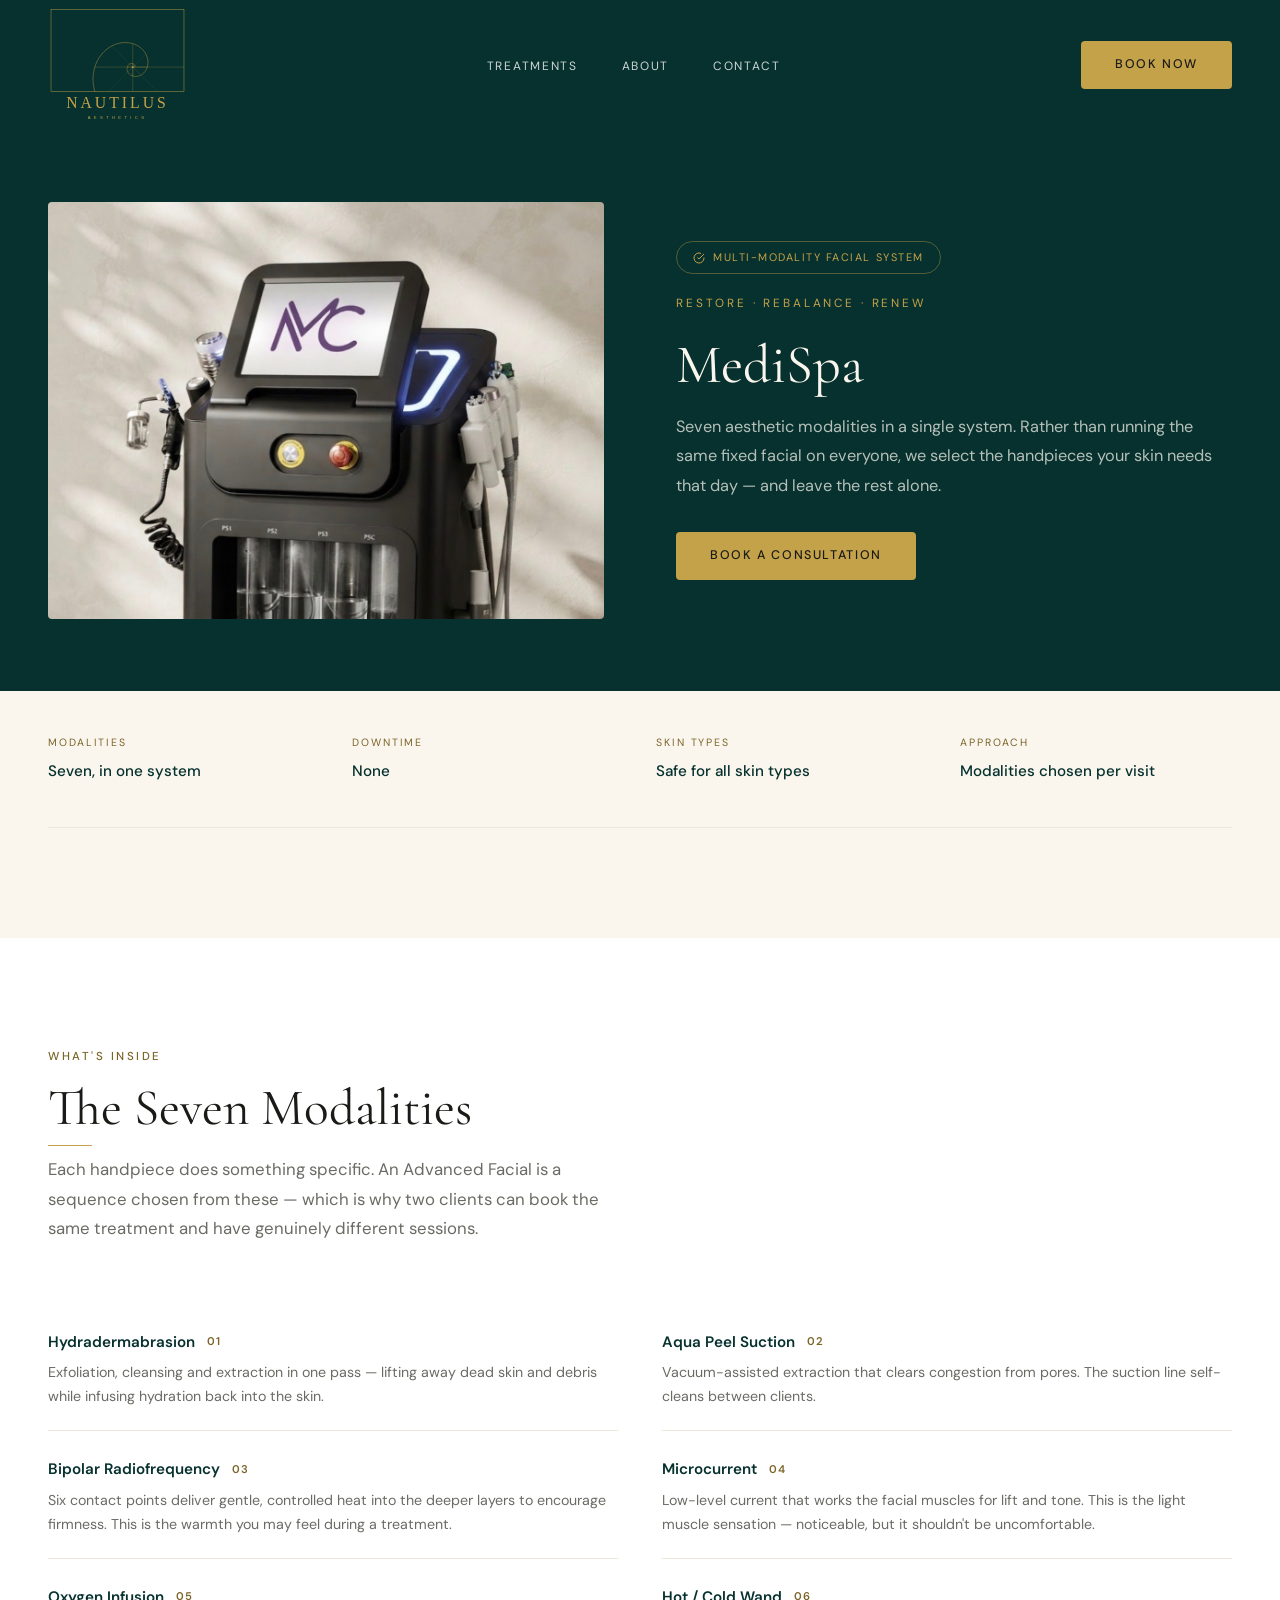
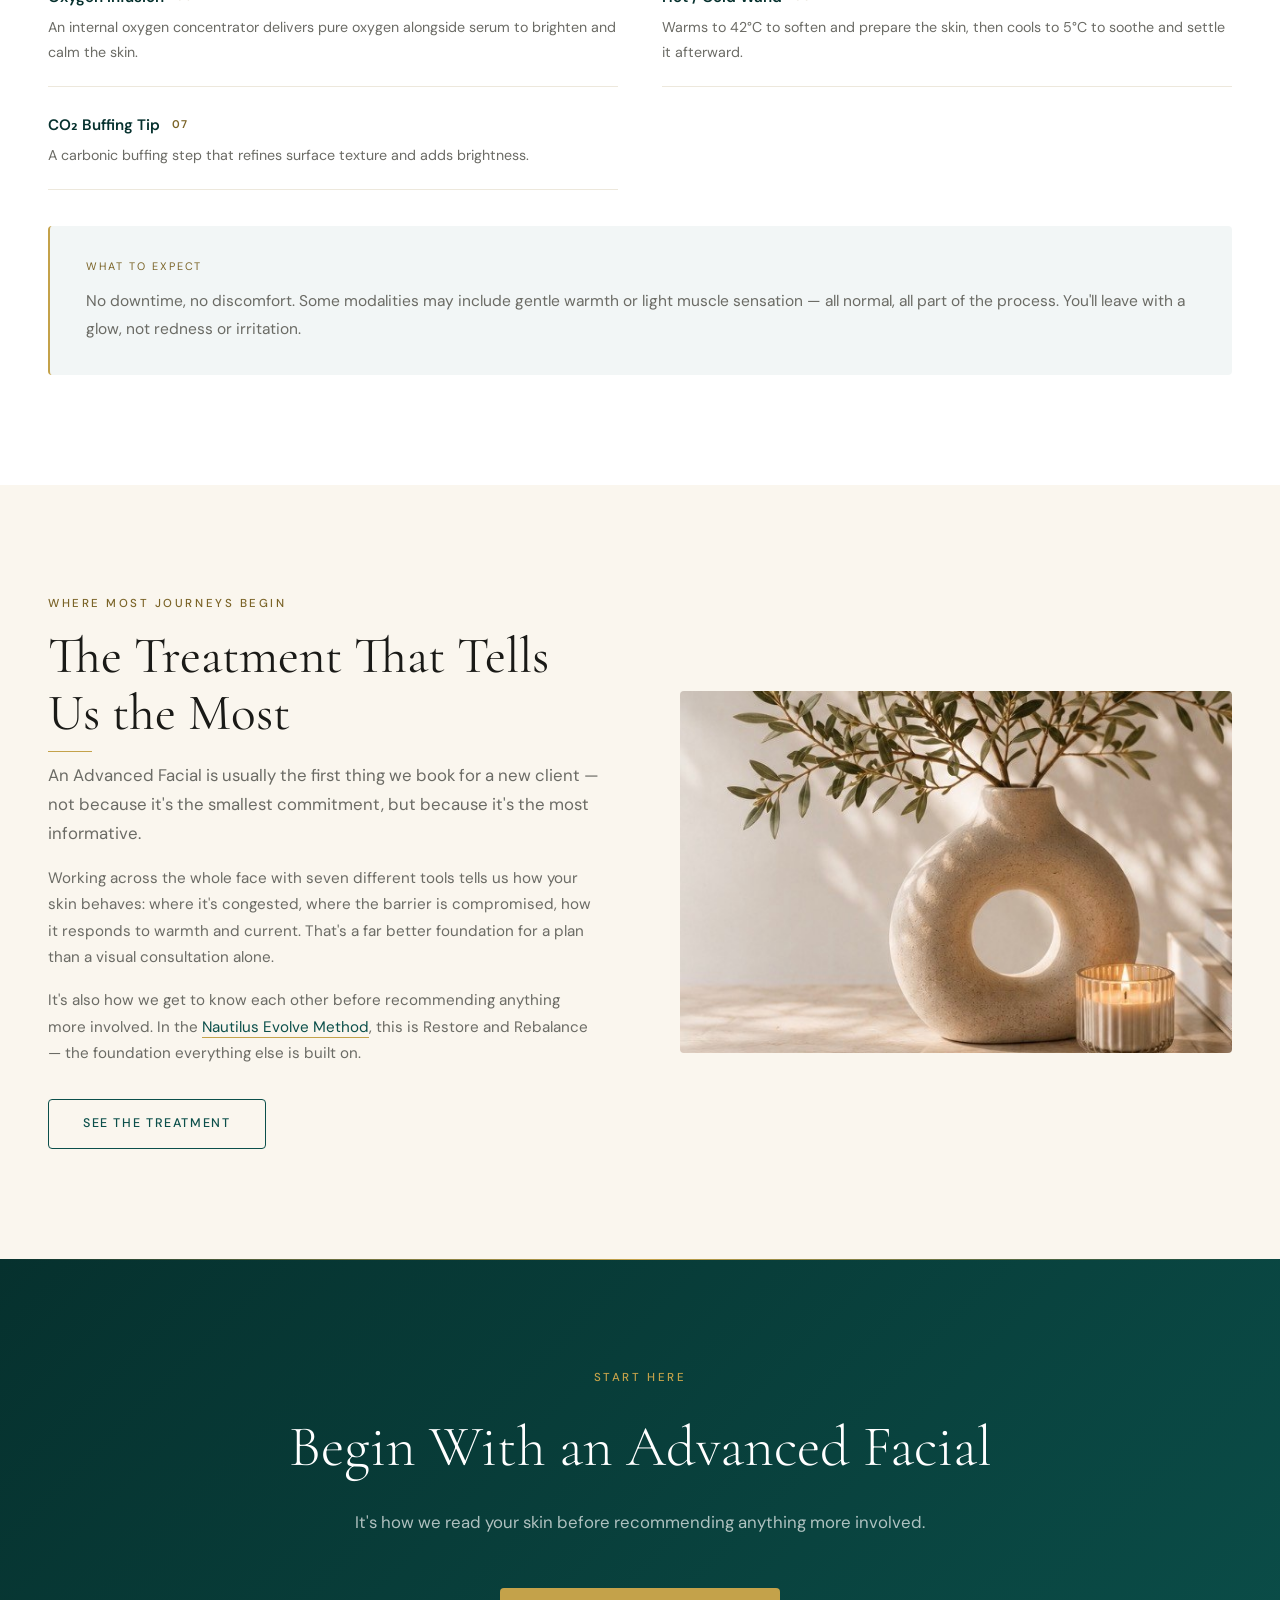
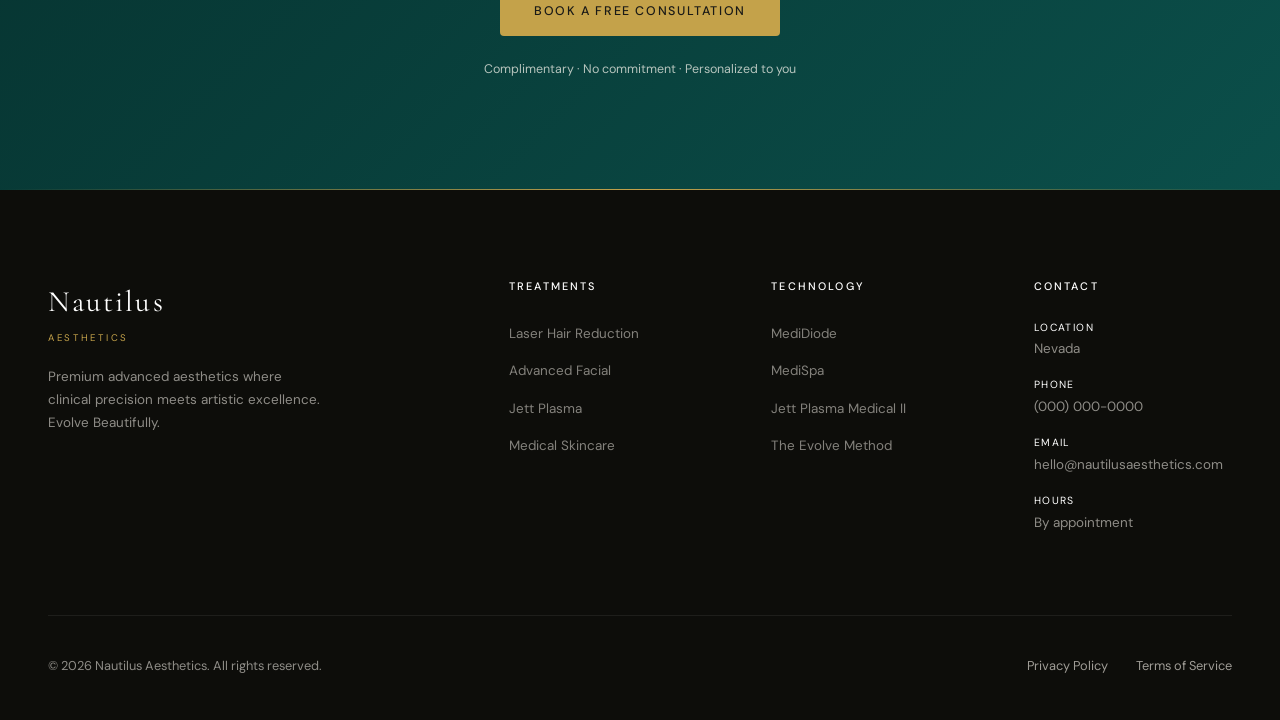
<file: medispa.html>
<!DOCTYPE html>
<html lang="en">
<head>
  <meta charset="UTF-8">
  <meta name="viewport" content="width=device-width, initial-scale=1.0">
  <meta name="description" content="The MediSpa — a system with seven aesthetic modalities in one device, so every facial is built around what your skin actually needs.">
  <title>MediSpa | Nautilus Aesthetics</title>
  <script>document.documentElement.classList.add('js');</script>
  <link rel="stylesheet" href="css/styles.css">
</head>
<body>

  <!-- ===================== NAVIGATION ===================== -->
  <nav class="nav">
    <div class="nav__inner">
      <a href="index.html" class="nav__logo">
        <img src="images/logo.svg" alt="Nautilus Aesthetics" class="nav__logo-img">
      </a>
      <ul class="nav__links">
        <li><a href="services.html">Treatments</a></li>
        <li><a href="about.html">About</a></li>
        <li><a href="contact.html">Contact</a></li>
      </ul>
      <div class="nav__cta">
        <a href="contact.html" class="btn btn-primary">Book Now</a>
      </div>
      <button class="nav__hamburger" aria-label="Menu">
        <span></span><span></span><span></span>
      </button>
    </div>
  </nav>
  <div class="nav__mobile">
    <a href="services.html">Treatments</a>
    <a href="about.html">About</a>
    <a href="contact.html">Contact</a>
    <a href="contact.html" class="btn btn-primary">Book Now</a>
  </div>

  <!-- ===================== DEVICE HERO ===================== -->
  <section class="device-hero">
    <div class="container">
      <div class="device-hero__inner">
        <div class="fade-up">
          <img class="device-hero__img" src="images/devices/medispa.jpg" alt="The MediSpa multi-modality facial device">
        </div>
        <div class="fade-up delay-2">
          <span class="device-hero__badge">
            <svg width="12" height="12" fill="none" stroke="currentColor" stroke-width="2" viewBox="0 0 24 24"><path d="M22 11.08V12a10 10 0 1 1-5.93-9.14"/><polyline points="22 4 12 14.01 9 11.01"/></svg>
            Multi-Modality Facial System
          </span>
          <div class="device-hero__ritual">Restore · Rebalance · Renew</div>
          <h1 class="device-hero__title">MediSpa</h1>
          <p class="device-hero__sub">
            Seven aesthetic modalities in a single system. Rather than running the same fixed facial on everyone, we select the handpieces your skin needs that day — and leave the rest alone.
          </p>
          <a href="contact.html" class="btn btn-primary">Book a Consultation</a>
        </div>
      </div>
    </div>
  </section>

  <!-- ===================== SPECS ===================== -->
  <section class="section section--ivory" style="padding-top:0;">
    <div class="container">
      <div class="spec-strip fade-up" style="border-top:none;">
        <div>
          <div class="spec__label">Modalities</div>
          <div class="spec__value">Seven, in one system</div>
        </div>
        <div>
          <div class="spec__label">Downtime</div>
          <div class="spec__value">None</div>
        </div>
        <div>
          <div class="spec__label">Skin Types</div>
          <div class="spec__value">Safe for all skin types</div>
        </div>
        <div>
          <div class="spec__label">Approach</div>
          <div class="spec__value">Modalities chosen per visit</div>
        </div>
      </div>
    </div>
  </section>

  <!-- ===================== THE SEVEN MODALITIES ===================== -->
  <section class="section section--white">
    <div class="container">
      <div class="section-header fade-up">
        <span class="section-tag">What's Inside</span>
        <h2 class="section-title">The Seven Modalities</h2>
        <p class="section-subtitle">
          Each handpiece does something specific. An Advanced Facial is a sequence chosen from these — which is why two clients can book the same treatment and have genuinely different sessions.
        </p>
      </div>

      <div class="modality-grid fade-up delay-2">
        <div class="modality">
          <div class="modality__name">Hydradermabrasion <span>01</span></div>
          <p class="modality__desc">Exfoliation, cleansing and extraction in one pass — lifting away dead skin and debris while infusing hydration back into the skin.</p>
        </div>
        <div class="modality">
          <div class="modality__name">Aqua Peel Suction <span>02</span></div>
          <p class="modality__desc">Vacuum-assisted extraction that clears congestion from pores. The suction line self-cleans between clients.</p>
        </div>
        <div class="modality">
          <div class="modality__name">Bipolar Radiofrequency <span>03</span></div>
          <p class="modality__desc">Six contact points deliver gentle, controlled heat into the deeper layers to encourage firmness. This is the warmth you may feel during a treatment.</p>
        </div>
        <div class="modality">
          <div class="modality__name">Microcurrent <span>04</span></div>
          <p class="modality__desc">Low-level current that works the facial muscles for lift and tone. This is the light muscle sensation — noticeable, but it shouldn't be uncomfortable.</p>
        </div>
        <div class="modality">
          <div class="modality__name">Oxygen Infusion <span>05</span></div>
          <p class="modality__desc">An internal oxygen concentrator delivers pure oxygen alongside serum to brighten and calm the skin.</p>
        </div>
        <div class="modality">
          <div class="modality__name">Hot / Cold Wand <span>06</span></div>
          <p class="modality__desc">Warms to 42°C to soften and prepare the skin, then cools to 5°C to soothe and settle it afterward.</p>
        </div>
        <div class="modality">
          <div class="modality__name">CO₂ Buffing Tip <span>07</span></div>
          <p class="modality__desc">A carbonic buffing step that refines surface texture and adds brightness.</p>
        </div>
      </div>

      <div class="expect fade-up">
        <div class="expect__label">What to expect</div>
        <p>No downtime, no discomfort. Some modalities may include gentle warmth or light muscle sensation — all normal, all part of the process. You'll leave with a glow, not redness or irritation.</p>
      </div>
    </div>
  </section>

  <!-- ===================== WHY IT'S THE STARTING POINT ===================== -->
  <section class="section section--ivory">
    <div class="container">
      <div class="two-col">
        <div class="fade-up">
          <span class="section-tag">Where Most Journeys Begin</span>
          <h2 class="section-title">The Treatment That Tells Us the Most</h2>
          <p class="section-subtitle">
            An Advanced Facial is usually the first thing we book for a new client — not because it's the smallest commitment, but because it's the most informative.
          </p>
          <p style="color:var(--clr-text-muted); font-size:0.95rem; line-height:1.75; margin-top:16px;">
            Working across the whole face with seven different tools tells us how your skin behaves: where it's congested, where the barrier is compromised, how it responds to warmth and current. That's a far better foundation for a plan than a visual consultation alone.
          </p>
          <p style="color:var(--clr-text-muted); font-size:0.95rem; line-height:1.75; margin-top:16px;">
            It's also how we get to know each other before recommending anything more involved. In the <a href="about.html#method" style="color:var(--clr-primary); border-bottom:1px solid var(--clr-accent);">Nautilus Evolve Method</a>, this is Restore and Rebalance — the foundation everything else is built on.
          </p>
          <div style="margin-top:32px;">
            <a href="services.html#medispa" class="btn btn-outline-dark">See the Treatment</a>
          </div>
        </div>
        <div class="fade-up delay-2">
          <img src="images/brand/still-life.jpg" alt="The calm of the Nautilus Aesthetics treatment space" style="width:100%; border-radius:var(--radius);" loading="lazy">
        </div>
      </div>
    </div>
  </section>

  <!-- ===================== CTA BANNER ===================== -->
  <section class="cta-banner">
    <div class="container">
      <div class="fade-up">
        <span class="section-tag" style="color:var(--clr-accent)">Start Here</span>
        <h2 class="cta-banner__title">Begin With an Advanced Facial</h2>
        <p class="cta-banner__sub">It's how we read your skin before recommending anything more involved.</p>
        <a href="contact.html" class="btn btn-primary">Book a Free Consultation</a>
        <p class="cta-banner__note">Complimentary · No commitment · Personalized to you</p>
      </div>
    </div>
  </section>

  <!-- ===================== FOOTER ===================== -->
  <footer class="footer">
    <div class="container">
      <div class="footer__grid">
        <div>
          <span class="footer__brand-name">Nautilus</span>
          <span class="footer__brand-sub">Aesthetics</span>
          <p class="footer__brand-desc">Premium advanced aesthetics where clinical precision meets artistic excellence. Evolve Beautifully.</p>
        </div>
        <div>
          <div class="footer__col-label">Treatments</div>
          <ul class="footer__links">
            <li><a href="services.html#laser">Laser Hair Reduction</a></li>
            <li><a href="services.html#medispa">Advanced Facial</a></li>
            <li><a href="services.html#jett">Jett Plasma</a></li>
            <li><a href="services.html#skincare">Medical Skincare</a></li>
          </ul>
        </div>
        <div>
          <div class="footer__col-label">Technology</div>
          <ul class="footer__links">
            <li><a href="medidiode.html">MediDiode</a></li>
            <li><a href="medispa.html">MediSpa</a></li>
            <li><a href="jett-plasma.html">Jett Plasma Medical II</a></li>
            <li><a href="about.html#method">The Evolve Method</a></li>
          </ul>
        </div>
        <div>
          <div class="footer__col-label">Contact</div>
          <dl class="footer__contact">
            <!-- UPDATE: Replace with your actual location, phone, email and hours -->
            <dt>Location</dt><dd>Nevada</dd>
            <dt>Phone</dt><dd>(000) 000-0000</dd>
            <dt>Email</dt><dd>hello@nautilusaesthetics.com</dd>
            <dt>Hours</dt><dd>By appointment</dd>
          </dl>
        </div>
      </div>
      <div class="footer__bottom">
        <p class="footer__copy">&copy; 2026 Nautilus Aesthetics. All rights reserved.</p>
        <nav class="footer__legal">
          <a href="#">Privacy Policy</a>
          <a href="#">Terms of Service</a>
        </nav>
      </div>
    </div>
  </footer>

  <script src="js/main.js"></script>
</body>
</html>
</file>
<file: css/styles.css>
/* ============================================================
   NAUTILUS AESTHETICS — STYLESHEET
   ============================================================
   AGENCY BLUEPRINT: To rebrand for a new client, edit only
   the CSS custom properties in the :root block below.
   Everything else adapts automatically.
   ============================================================ */

@import url('https://fonts.googleapis.com/css2?family=Cormorant+Garamond:ital,wght@0,300;0,400;0,500;0,600;1,300;1,400;1,500&family=DM+Sans:ital,opsz,wght@0,9..40,300;0,9..40,400;0,9..40,500;0,9..40,600;1,9..40,300;1,9..40,400&display=swap');

/* ---- Brand Variables ---------------------------------------- */
:root {
  /* Colors — Nautilus brand palette */
  --clr-primary:       #0B4F4A;   /* Deep teal */
  --clr-primary-dark:  #06312E;   /* Deep teal, dark */
  --clr-accent:        #C4A24A;   /* Brushed gold */
  --clr-accent-light:  #d4b76a;
  --clr-accent-deep:   #7B6428;   /* Gold for small text on light grounds (brand gold fails there) */
  --clr-ivory:         #FAF6EE;   /* Warm ivory */
  --clr-ivory-dark:    #ede8dc;
  --clr-text:          #1A1A17;   /* Warm black */
  --clr-text-muted:    #6b6b65;
  --clr-white:         #ffffff;
  --clr-black:         #0d0d0a;

  /* RGB channels — for rgba() tints. Keep in sync with the hex values above. */
  --clr-primary-rgb:      11, 79, 74;
  --clr-primary-dark-rgb: 6, 49, 46;
  --clr-ivory-rgb:        250, 246, 238;
  --clr-accent-rgb:       196, 162, 74;

  /* Typography */
  --font-display: 'Cormorant Garamond', Georgia, serif;
  --font-body:    'DM Sans', system-ui, sans-serif;

  /* Layout */
  --container-max:  1240px;
  --nav-height:     130px;
  --section-gap:    110px;
  --radius:         4px;

  /* Motion */
  --ease:            cubic-bezier(0.4, 0, 0.2, 1);
  --transition-fast: 0.2s cubic-bezier(0.4, 0, 0.2, 1);
  --transition-med:  0.45s cubic-bezier(0.4, 0, 0.2, 1);
}

/* ---- Reset ----------------------------------------------------- */
*, *::before, *::after { box-sizing: border-box; margin: 0; padding: 0; }
html { scroll-behavior: smooth; -webkit-font-smoothing: antialiased; }
body { font-family: var(--font-body); color: var(--clr-text); background: var(--clr-ivory); line-height: 1.6; overflow-x: hidden; }
img { max-width: 100%; display: block; }
a { color: inherit; text-decoration: none; }
button { cursor: pointer; font-family: var(--font-body); border: none; background: none; }
ul { list-style: none; }

/* ---- Utilities ------------------------------------------------ */
.container {
  max-width: var(--container-max);
  margin: 0 auto;
  padding: 0 28px;
}
.section { padding: var(--section-gap) 0; }
.section--dark   { background: var(--clr-primary-dark); }
.section--ivory  { background: var(--clr-ivory); }
.section--white  { background: var(--clr-white); }

.section-tag {
  display: block;
  font-size: 0.72rem;
  font-weight: 500;
  letter-spacing: 0.22em;
  text-transform: uppercase;
  color: var(--clr-accent-deep);
  margin-bottom: 14px;
}
/* On dark or photographic grounds the brighter golds pass and read better */
.section--dark .section-tag,
.device-hero .section-tag { color: var(--clr-accent); }
.page-hero .section-tag { color: var(--clr-accent-light); }
.section-title {
  font-family: var(--font-display);
  font-size: clamp(2rem, 4vw, 3.25rem);
  font-weight: 400;
  line-height: 1.12;
  margin-bottom: 18px;
}
.section-subtitle {
  font-size: 1.05rem;
  color: var(--clr-text-muted);
  line-height: 1.75;
  max-width: 560px;
}
.section-header { margin-bottom: 64px; }
.section-header--center { text-align: center; }
.section-header--center .section-subtitle { margin: 0 auto; }

/* ---- Buttons -------------------------------------------------- */
.btn {
  display: inline-flex;
  align-items: center;
  gap: 8px;
  padding: 14px 34px;
  font-family: var(--font-body);
  font-size: 0.78rem;
  font-weight: 500;
  letter-spacing: 0.13em;
  text-transform: uppercase;
  border-radius: var(--radius);
  transition: background-color 0.35s var(--ease), color 0.35s var(--ease),
              border-color 0.35s var(--ease), box-shadow 0.5s var(--ease),
              transform 0.5s var(--ease);
  white-space: nowrap;
}
/* :hover:active out-ranks .btn-primary:hover, so the press settles the lift */
.btn:hover:active,
.btn:active { transform: translateY(0); transition-duration: 0.12s; }
.btn:focus-visible,
.service-card:focus-visible,
.device-card:focus-visible {
  outline: none;
  box-shadow: 0 0 0 2px var(--clr-ivory), 0 0 0 4px var(--clr-primary);
}
.btn-primary {
  background: var(--clr-accent);
  color: var(--clr-text);
}
.btn-primary:hover {
  background: var(--clr-accent-light);
  transform: translateY(-2px);
  box-shadow: 0 12px 30px rgba(var(--clr-accent-rgb), 0.3);
}
.btn-outline-light {
  border: 1px solid rgba(255,255,255,0.55);
  color: var(--clr-white);
}
.btn-outline-light:hover {
  background: rgba(255,255,255,0.1);
  border-color: var(--clr-white);
}
.btn-outline-dark {
  border: 1px solid var(--clr-primary);
  color: var(--clr-primary);
}
.btn-outline-dark:hover {
  background: var(--clr-primary);
  color: var(--clr-white);
}
.btn-full { width: 100%; justify-content: center; }

/* ---- Navigation ----------------------------------------------- */
.nav {
  position: fixed;
  top: 0; left: 0; right: 0;
  z-index: 1000;
  height: var(--nav-height);
  display: flex;
  align-items: center;
  transition: background var(--transition-med), box-shadow var(--transition-med);
}
.nav.scrolled {
  background: var(--clr-primary-dark);
  box-shadow: 0 2px 24px rgba(0,0,0,0.28);
}
.nav__inner {
  max-width: var(--container-max);
  width: 100%;
  margin: 0 auto;
  padding: 0 28px;
  display: flex;
  align-items: center;
  justify-content: space-between;
}
.nav__logo { line-height: 1; display: flex; align-items: center; }
.nav__logo-img {
  height: 116px;
  width: auto;
  display: block;
}
.nav__links {
  display: flex;
  align-items: center;
  gap: 44px;
}
.nav__links a {
  font-size: 0.75rem;
  letter-spacing: 0.14em;
  text-transform: uppercase;
  color: rgba(255,255,255,0.8);
  transition: color var(--transition-fast);
  position: relative;
}
.nav__links a::after {
  content: '';
  position: absolute;
  bottom: -4px; left: 0;
  width: 0; height: 1px;
  background: var(--clr-accent);
  transition: width var(--transition-fast);
}
.nav__links a:hover { color: var(--clr-white); }
.nav__links a:hover::after { width: 100%; }
.nav__hamburger {
  display: none;
  flex-direction: column;
  gap: 5px;
  width: 26px;
  cursor: pointer;
  padding: 4px 0;
}
.nav__hamburger span {
  display: block;
  height: 1.5px;
  background: var(--clr-white);
  transition: var(--transition-fast);
  transform-origin: left;
}

/* Mobile drawer */
.nav__mobile {
  display: none;
  position: fixed;
  top: var(--nav-height); left: 0; right: 0;
  background: var(--clr-primary-dark);
  padding: 36px 28px 48px;
  flex-direction: column;
  gap: 0;
  z-index: 998;
  border-top: 1px solid rgba(196,162,74,0.2);
}
.nav__mobile.open { display: flex; }
.nav__mobile a {
  display: block;
  padding: 16px 0;
  font-size: 0.85rem;
  letter-spacing: 0.14em;
  text-transform: uppercase;
  color: rgba(250,246,238,0.85);
  border-bottom: 1px solid rgba(255,255,255,0.08);
  transition: color var(--transition-fast);
}
.nav__mobile a:hover { color: var(--clr-accent); }
.nav__mobile .btn { margin-top: 28px; width: 100%; justify-content: center; }

/* ---- Hero ------------------------------------------------------ */
.hero {
  min-height: 100vh;
  background: var(--clr-primary-dark);
  display: flex;
  align-items: center;
  position: relative;
  overflow: hidden;
  padding-top: var(--nav-height);
}
.hero__bg {
  position: absolute;
  inset: 0;
  background-image: url('https://images.unsplash.com/photo-1612196808827-9ff25cb6137a?auto=format&fit=crop&w=1920&q=85');
  background-size: cover;
  background-position: center 45%;
}
.js .hero__bg {
  opacity: 0;
  transform: scale(1.035);
  transition: opacity 1.4s var(--ease), transform 2.6s cubic-bezier(0.22, 0.61, 0.36, 1);
}
.js .hero__bg.loaded { opacity: 1; transform: scale(1); }
.hero__overlay {
  position: absolute;
  inset: 0;
  background: linear-gradient(135deg, rgba(var(--clr-primary-dark-rgb),0.9) 0%, rgba(var(--clr-primary-dark-rgb),0.72) 50%, rgba(var(--clr-primary-dark-rgb),0.55) 100%);
}
.hero__content {
  position: relative;
  z-index: 1;
  max-width: 680px;
}
.hero__eyebrow {
  display: inline-flex;
  align-items: center;
  gap: 12px;
  font-size: 0.72rem;
  letter-spacing: 0.28em;
  text-transform: uppercase;
  color: var(--clr-accent-light);
  margin-bottom: 28px;
}
.hero__eyebrow::before {
  content: '';
  display: block;
  width: 44px;
  height: 1px;
  background: var(--clr-accent);
}
.hero__title {
  font-family: var(--font-display);
  font-size: clamp(3.2rem, 7.5vw, 6.5rem);
  font-weight: 300;
  color: var(--clr-white);
  line-height: 1.02;
  margin-bottom: 28px;
}
.hero__title em {
  font-style: italic;
  color: var(--clr-accent);
}
.hero__subtitle {
  font-size: 1.1rem;
  color: rgba(255,255,255,0.78);
  line-height: 1.72;
  max-width: 490px;
  margin-bottom: 52px;
}
.hero__actions {
  display: flex;
  flex-wrap: wrap;
  gap: 16px;
  align-items: center;
}
.hero__scroll {
  position: absolute;
  bottom: 44px;
  left: 50%;
  transform: translateX(-50%);
  z-index: 1;
  display: flex;
  flex-direction: column;
  align-items: center;
  gap: 10px;
  color: rgba(var(--clr-ivory-rgb), 0.9);
  font-size: 0.67rem;
  letter-spacing: 0.18em;
  text-transform: uppercase;
}
.hero__scroll-bar {
  width: 1px;
  height: 52px;
  background: linear-gradient(to bottom, rgba(196,162,74,0.8), transparent);
  animation: scrollAnim 2s ease-in-out infinite;
}
@keyframes scrollAnim {
  0%,100% { transform: scaleY(1); opacity: 0.7; }
  50% { transform: scaleY(0.7); opacity: 0.3; }
}

/* ---- Trust Bar ------------------------------------------------- */
.trust-bar {
  background: var(--clr-primary-dark);
  padding: 22px 0;
  border-top: 1px solid rgba(196,162,74,0.25);
  border-bottom: 1px solid rgba(196,162,74,0.25);
}
.trust-bar__items {
  display: flex;
  align-items: center;
  justify-content: center;
  flex-wrap: wrap;
  gap: 48px;
}
.trust-bar__item {
  display: flex;
  align-items: center;
  gap: 10px;
  font-size: 0.75rem;
  letter-spacing: 0.14em;
  text-transform: uppercase;
  color: rgba(250,246,238,0.8);
  white-space: nowrap;
}
.trust-bar__item svg { color: var(--clr-accent); flex-shrink: 0; }

/* ---- Intro / About Preview ------------------------------------- */
.intro__inner {
  display: grid;
  grid-template-columns: 1fr 1fr;
  gap: 88px;
  align-items: center;
}
.intro__image-wrap { position: relative; }
.intro__image {
  width: 100%;
  height: 580px;
  object-fit: cover;
  border-radius: var(--radius);
}
.intro__accent-border {
  position: absolute;
  bottom: -28px; right: -28px;
  width: 200px; height: 200px;
  border: 2px solid var(--clr-accent);
  border-radius: var(--radius);
  z-index: -1;
}
.intro__stat-badge {
  position: absolute;
  top: 36px; right: -28px;
  background: var(--clr-primary-dark);
  color: var(--clr-ivory);
  padding: 22px 28px;
  text-align: center;
  border-radius: var(--radius);
  box-shadow: 0 12px 40px rgba(0,0,0,0.25);
}
.intro__stat-number {
  font-family: var(--font-display);
  font-size: 2.8rem;
  font-weight: 400;
  color: var(--clr-accent);
  display: block;
  line-height: 1;
}
.intro__stat-label {
  font-size: 0.65rem;
  letter-spacing: 0.14em;
  text-transform: uppercase;
  display: block;
  margin-top: 6px;
  opacity: 0.75;
}
.intro__text .section-subtitle { margin-bottom: 36px; }
.intro__pillars {
  display: flex;
  flex-direction: column;
  gap: 22px;
  margin: 32px 0 44px;
}
.intro__pillar {
  display: flex;
  align-items: flex-start;
  gap: 18px;
}
.intro__pillar-icon {
  width: 42px; height: 42px;
  border-radius: 50%;
  background: rgba(var(--clr-primary-rgb),0.1);
  display: flex;
  align-items: center;
  justify-content: center;
  color: var(--clr-primary);
  flex-shrink: 0;
}
.intro__pillar-text h4 {
  font-family: var(--font-display);
  font-size: 1.1rem;
  font-weight: 500;
  margin-bottom: 3px;
}
.intro__pillar-text p { font-size: 0.88rem; color: var(--clr-text-muted); line-height: 1.6; }

/* ---- Services Grid (Home) -------------------------------------- */
.services__grid {
  display: grid;
  grid-template-columns: repeat(2, 1fr);
  gap: 24px;
}

.service-card {
  position: relative;
  overflow: hidden;
  border-radius: var(--radius);
  cursor: pointer;
  transition: transform 0.6s var(--ease), box-shadow 0.6s var(--ease);
}
.service-card:hover {
  transform: translateY(-4px);
  box-shadow: 0 18px 44px rgba(var(--clr-primary-dark-rgb), 0.18);
}
.service-card__img-wrap { height: 340px; overflow: hidden; }
.service-card__img {
  width: 100%;
  height: 100%;
  object-fit: cover;
  transition: transform 1.2s cubic-bezier(0.22, 0.61, 0.36, 1);
}
.service-card:hover .service-card__img { transform: scale(1.045); }
.service-card__overlay {
  position: absolute;
  inset: 0;
  background: linear-gradient(to top, rgba(var(--clr-primary-dark-rgb),0.94) 0%, rgba(var(--clr-primary-dark-rgb),0.72) 42%, rgba(var(--clr-primary-dark-rgb),0.18) 72%, transparent 100%);
  transition: var(--transition-med);
}
.service-card:hover .service-card__overlay {
  background: linear-gradient(to top, rgba(var(--clr-primary-dark-rgb),0.97) 0%, rgba(var(--clr-primary-dark-rgb),0.8) 45%, rgba(var(--clr-primary-dark-rgb),0.25) 80%, rgba(var(--clr-primary-dark-rgb),0.1) 100%);
}
.service-card__body {
  position: absolute;
  bottom: 0; left: 0; right: 0;
  padding: 30px;
}
.service-card__tag {
  display: block;
  font-size: 0.68rem;
  letter-spacing: 0.2em;
  text-transform: uppercase;
  color: var(--clr-accent-light);
  margin-bottom: 8px;
}
.service-card__name {
  font-family: var(--font-display);
  font-size: 1.45rem;
  font-weight: 400;
  color: var(--clr-white);
  line-height: 1.2;
}
.service-card__excerpt {
  font-size: 0.84rem;
  color: rgba(255,255,255,0.72);
  line-height: 1.6;
  margin-top: 10px;
  max-height: 0;
  overflow: hidden;
  opacity: 0;
  transition: max-height 0.4s var(--ease), opacity 0.35s ease, margin 0.3s ease;
}
.service-card:hover .service-card__excerpt { max-height: 70px; opacity: 1; }
.service-card__cta {
  display: inline-flex;
  align-items: center;
  gap: 6px;
  font-size: 0.72rem;
  letter-spacing: 0.14em;
  text-transform: uppercase;
  color: var(--clr-accent-light);
  margin-top: 14px;
  max-height: 0;
  overflow: hidden;
  opacity: 0;
  transition: max-height 0.4s var(--ease), opacity 0.35s ease;
}
.service-card:hover .service-card__cta { max-height: 28px; opacity: 1; }

/* ---- Services Page -------------------------------------------- */
.page-hero {
  min-height: 45vh;
  display: flex;
  align-items: flex-end;
  padding-bottom: 64px;
  background-size: cover;
  background-position: center;
  position: relative;
  padding-top: var(--nav-height);
}
.page-hero::before {
  content: '';
  position: absolute;
  inset: 0;
  background: linear-gradient(to bottom, rgba(var(--clr-primary-dark-rgb),0.66) 0%, rgba(var(--clr-primary-dark-rgb),0.9) 100%);
}
.page-hero__content { position: relative; z-index: 1; }
.page-hero__title {
  font-family: var(--font-display);
  font-size: clamp(2.8rem, 6vw, 5.5rem);
  font-weight: 300;
  color: var(--clr-white);
  line-height: 1.08;
}
.page-hero__sub { color: rgba(255,255,255,0.72); font-size: 1.05rem; margin-top: 10px; }

.services-list { padding: var(--section-gap) 0; background: var(--clr-ivory); }
.service-block {
  padding: 80px 0;
  border-bottom: 1px solid var(--clr-ivory-dark);
}
.service-block:last-child { border-bottom: none; padding-bottom: 0; }
.service-block__inner {
  display: grid;
  grid-template-columns: 1fr 1fr;
  gap: 80px;
  align-items: center;
}
.service-block__inner--flip { direction: rtl; }
.service-block__inner--flip > * { direction: ltr; }
.service-block__img {
  width: 100%;
  height: 500px;
  object-fit: cover;
  border-radius: var(--radius);
}
.service-block__benefits {
  display: flex;
  flex-direction: column;
  gap: 14px;
  margin: 28px 0 36px;
}
.service-block__benefit {
  display: flex;
  align-items: center;
  gap: 14px;
  font-size: 0.95rem;
}
.benefit-dot {
  width: 22px; height: 22px;
  background: var(--clr-accent);
  border-radius: 50%;
  display: flex;
  align-items: center;
  justify-content: center;
  flex-shrink: 0;
}
.service-block__device {
  display: inline-flex;
  align-items: center;
  gap: 10px;
  padding: 10px 18px;
  background: rgba(var(--clr-primary-rgb),0.08);
  border: 1px solid rgba(var(--clr-primary-rgb),0.2);
  border-radius: 100px;
  font-size: 0.78rem;
  letter-spacing: 0.1em;
  text-transform: uppercase;
  color: var(--clr-primary);
  margin-bottom: 20px;
}

/* ---- Why Nautilus --------------------------------------------- */
.why { position: relative; overflow: hidden; }
.why::before {
  content: 'N';
  position: absolute;
  top: 50%; left: -80px;
  transform: translateY(-50%);
  font-family: var(--font-display);
  font-size: 600px;
  font-weight: 600;
  color: rgba(255,255,255,0.025);
  pointer-events: none;
  user-select: none;
  line-height: 1;
}
.why .section-title  { color: var(--clr-ivory); }
.why .section-subtitle { color: rgba(250,246,238,0.62); }
.why__cards {
  display: grid;
  grid-template-columns: repeat(4, 1fr);
  gap: 28px;
}
.why-card {
  padding: 40px 30px;
  border: 1px solid rgba(196,162,74,0.2);
  border-radius: var(--radius);
  position: relative;
  transition: var(--transition-med);
}
.why-card:hover {
  border-color: rgba(196,162,74,0.55);
  background: rgba(255,255,255,0.03);
  transform: translateY(-6px);
}
.why-card__num {
  font-family: var(--font-display);
  font-size: 3.5rem;
  font-weight: 300;
  color: rgba(196,162,74,0.18);
  line-height: 1;
  position: absolute;
  top: 20px; right: 22px;
}
.why-card__icon {
  width: 48px; height: 48px;
  background: rgba(196,162,74,0.1);
  border-radius: var(--radius);
  display: flex;
  align-items: center;
  justify-content: center;
  color: var(--clr-accent);
  margin-bottom: 28px;
}
.why-card__title {
  font-family: var(--font-display);
  font-size: 1.3rem;
  font-weight: 500;
  color: var(--clr-ivory);
  margin-bottom: 12px;
}
.why-card__desc { font-size: 0.88rem; color: rgba(250,246,238,0.58); line-height: 1.72; }

/* ---- Testimonials --------------------------------------------- */
.testimonials__grid {
  display: grid;
  grid-template-columns: repeat(3, 1fr);
  gap: 28px;
}
.testimonial {
  background: var(--clr-white);
  padding: 42px;
  border-radius: var(--radius);
  box-shadow: 0 4px 28px rgba(0,0,0,0.055);
}
.testimonial__stars {
  display: flex;
  gap: 4px;
  color: var(--clr-accent);
  margin-bottom: 24px;
}
.testimonial__quote {
  font-family: var(--font-display);
  font-size: 1rem;
  font-style: italic;
  color: var(--clr-text);
  line-height: 1.78;
  margin-bottom: 32px;
}
.testimonial__author {
  display: flex;
  align-items: center;
  gap: 14px;
  padding-top: 20px;
  border-top: 1px solid var(--clr-ivory-dark);
}
.testimonial__avatar {
  width: 44px; height: 44px;
  border-radius: 50%;
  background: var(--clr-primary);
  color: var(--clr-white);
  font-family: var(--font-display);
  font-size: 1.15rem;
  display: flex;
  align-items: center;
  justify-content: center;
  flex-shrink: 0;
}
.testimonial__name { font-size: 0.9rem; font-weight: 500; }
.testimonial__detail { font-size: 0.78rem; color: var(--clr-text-muted); }

/* ---- CTA Banner ----------------------------------------------- */
.cta-banner {
  background: linear-gradient(135deg, var(--clr-primary-dark) 0%, var(--clr-primary) 100%);
  padding: 110px 0;
  text-align: center;
  position: relative;
  overflow: hidden;
}
.cta-banner::before,
.cta-banner::after {
  content: '';
  position: absolute;
  left: 0; right: 0;
  height: 1px;
  background: linear-gradient(to right, transparent, var(--clr-accent), transparent);
}
.cta-banner::before { top: 0; }
.cta-banner::after  { bottom: 0; }
.cta-banner__title {
  font-family: var(--font-display);
  font-size: clamp(2rem, 4.5vw, 3.8rem);
  font-weight: 300;
  color: var(--clr-white);
  margin-bottom: 16px;
}
.cta-banner__sub {
  color: rgba(255,255,255,0.68);
  font-size: 1.05rem;
  margin-bottom: 52px;
}
.cta-banner__note { margin-top: 24px; font-size: 0.78rem; color: rgba(var(--clr-ivory-rgb), 0.72); }

/* ---- Footer --------------------------------------------------- */
.footer {
  background: var(--clr-black);
  color: rgba(250,246,238,0.55);
  padding: 88px 0 44px;
}
.footer__grid {
  display: grid;
  grid-template-columns: 2fr 1fr 1fr 1fr;
  gap: 64px;
  padding-bottom: 64px;
  border-bottom: 1px solid rgba(255,255,255,0.07);
  margin-bottom: 40px;
}
.footer__brand-name {
  font-family: var(--font-display);
  font-size: 1.85rem;
  font-weight: 400;
  color: var(--clr-white);
  letter-spacing: 0.07em;
  display: block;
}
.footer__brand-sub {
  font-size: 0.6rem;
  letter-spacing: 0.28em;
  text-transform: uppercase;
  color: var(--clr-accent);
  display: block;
  margin: 4px 0 20px;
}
.footer__brand-desc { font-size: 0.84rem; line-height: 1.72; max-width: 280px; }
.footer__col-label {
  font-size: 0.68rem;
  font-weight: 500;
  letter-spacing: 0.2em;
  text-transform: uppercase;
  color: var(--clr-white);
  margin-bottom: 24px;
}
.footer__links { display: flex; flex-direction: column; gap: 12px; }
.footer__links a { font-size: 0.84rem; color: rgba(250,246,238,0.5); transition: color var(--transition-fast); }
.footer__links a:hover { color: var(--clr-accent); }
.footer__contact dt {
  font-size: 0.65rem;
  letter-spacing: 0.14em;
  text-transform: uppercase;
  color: var(--clr-white);
  margin-bottom: 3px;
}
.footer__contact dd { font-size: 0.84rem; margin-bottom: 18px; line-height: 1.5; }
.footer__bottom {
  display: flex;
  align-items: center;
  justify-content: space-between;
  flex-wrap: wrap;
  gap: 20px;
}
.footer__copy { font-size: 0.8rem; }
.footer__legal { display: flex; gap: 28px; }
.footer__legal a { font-size: 0.8rem; color: rgba(var(--clr-ivory-rgb), 0.62); transition: color var(--transition-fast); }
.footer__legal a:hover { color: var(--clr-accent); }

/* ---- About Page ----------------------------------------------- */
.about-story__inner {
  display: grid;
  grid-template-columns: 1fr 1fr;
  gap: 88px;
  align-items: center;
}
.about-story__img {
  width: 100%;
  height: 620px;
  object-fit: cover;
  border-radius: var(--radius);
}
.about-body p { color: var(--clr-text-muted); line-height: 1.82; margin-bottom: 20px; font-size: 1rem; }
.about-body p:last-child { margin-bottom: 0; }
.about-body strong { color: var(--clr-text); font-weight: 500; }
.about-mission__grid {
  display: grid;
  grid-template-columns: repeat(3, 1fr);
  gap: 36px;
}
.mission-card {
  text-align: center;
  padding: 52px 32px;
  border: 1px solid var(--clr-ivory-dark);
  border-radius: var(--radius);
  transition: var(--transition-med);
}
.mission-card:hover {
  border-color: var(--clr-accent);
  transform: translateY(-5px);
  box-shadow: 0 14px 44px rgba(0,0,0,0.09);
}
.mission-card__icon {
  width: 60px; height: 60px;
  background: rgba(var(--clr-primary-rgb),0.08);
  border-radius: 50%;
  display: flex;
  align-items: center;
  justify-content: center;
  color: var(--clr-primary);
  margin: 0 auto 24px;
}
.mission-card__title {
  font-family: var(--font-display);
  font-size: 1.4rem;
  font-weight: 500;
  margin-bottom: 12px;
}
.mission-card__desc { font-size: 0.9rem; color: var(--clr-text-muted); line-height: 1.72; }

/* ---- Contact Page --------------------------------------------- */
.contact-section__inner {
  display: grid;
  grid-template-columns: 1fr 1.25fr;
  gap: 80px;
  align-items: start;
}
.contact-info__item {
  display: flex;
  gap: 22px;
  padding: 30px 0;
  border-bottom: 1px solid var(--clr-ivory-dark);
}
.contact-info__item:first-child { padding-top: 0; }
.contact-info__icon {
  width: 50px; height: 50px;
  background: rgba(var(--clr-primary-rgb),0.08);
  border-radius: var(--radius);
  display: flex;
  align-items: center;
  justify-content: center;
  color: var(--clr-primary);
  flex-shrink: 0;
}
.contact-info__label {
  font-size: 0.68rem;
  letter-spacing: 0.16em;
  text-transform: uppercase;
  color: var(--clr-text-muted);
  margin-bottom: 5px;
}
.contact-info__value { font-size: 1rem; color: var(--clr-text); line-height: 1.55; }

.form-card {
  background: var(--clr-white);
  padding: 56px 52px;
  border-radius: var(--radius);
  box-shadow: 0 4px 36px rgba(0,0,0,0.07);
}
.form-card__title {
  font-family: var(--font-display);
  font-size: 1.9rem;
  font-weight: 400;
  margin-bottom: 36px;
}
.form-group { margin-bottom: 24px; }
.form-row { display: grid; grid-template-columns: 1fr 1fr; gap: 24px; }
.form-label {
  display: block;
  font-size: 0.72rem;
  letter-spacing: 0.12em;
  text-transform: uppercase;
  color: var(--clr-text-muted);
  margin-bottom: 8px;
}
.form-input, .form-select, .form-textarea {
  width: 100%;
  padding: 14px 18px;
  font-family: var(--font-body);
  font-size: 0.95rem;
  color: var(--clr-text);
  background: var(--clr-ivory);
  border: 1px solid var(--clr-ivory-dark);
  border-radius: var(--radius);
  outline: none;
  transition: border-color var(--transition-fast), box-shadow var(--transition-fast);
  -webkit-appearance: none;
  appearance: none;
}
.form-input:focus, .form-select:focus, .form-textarea:focus {
  border-color: var(--clr-primary);
  box-shadow: 0 0 0 3px rgba(var(--clr-primary-rgb),0.1);
}
.form-textarea { height: 130px; resize: vertical; }
.form-select {
  background-image: url("data:image/svg+xml,%3Csvg xmlns='http://www.w3.org/2000/svg' width='10' height='10' viewBox='0 0 10 10'%3E%3Cpath fill='%236b6b65' d='M5 7L0 2h10z'/%3E%3C/svg%3E");
  background-repeat: no-repeat;
  background-position: right 16px center;
  padding-right: 42px;
  cursor: pointer;
}
.form-privacy { margin-top: 14px; font-size: 0.78rem; color: var(--clr-text-muted); text-align: center; }

/* ---- Scroll Animations ---------------------------------------- */
.js .fade-up {
  opacity: 0;
  transform: translateY(24px);
  transition: opacity 0.75s var(--ease), transform 0.75s var(--ease);
}
.js .fade-up.visible { opacity: 1; transform: translateY(0); }
.delay-1 { transition-delay: 0.1s; }
.delay-2 { transition-delay: 0.2s; }
.delay-3 { transition-delay: 0.3s; }
.delay-4 { transition-delay: 0.4s; }

/* ---- Responsive ----------------------------------------------- */
@media (max-width: 1024px) {
  :root { --section-gap: 84px; }
  .why__cards { grid-template-columns: repeat(2, 1fr); }
  .footer__grid { grid-template-columns: 1fr 1fr; gap: 44px; }
  .services__grid { grid-template-columns: repeat(2, 1fr); }
}

@media (max-width: 768px) {
  :root { --section-gap: 64px; --nav-height: 92px; }
  .nav__links, .nav__cta { display: none; }
  .nav__hamburger { display: flex; }
  /* Logo must fit inside the shorter mobile nav bar */
  .nav__logo-img { height: 76px; }
  .hero__content { text-align: center; margin: 0 auto; }
  .hero__eyebrow, .hero__actions { justify-content: center; }
  .intro__inner, .about-story__inner, .service-block__inner,
  .contact-section__inner { grid-template-columns: 1fr; gap: 44px; }
  .intro__accent-border, .intro__stat-badge { display: none; }
  .services__grid { grid-template-columns: 1fr; }
  .testimonials__grid { grid-template-columns: 1fr; }
  .about-mission__grid { grid-template-columns: 1fr; }
  .why__cards { grid-template-columns: 1fr; }
  .footer__grid { grid-template-columns: 1fr; gap: 40px; }
  .footer__bottom { flex-direction: column; text-align: center; }
  .trust-bar__items { gap: 24px; }
  .form-card { padding: 36px 28px; }
  .form-row { grid-template-columns: 1fr; }
  .service-block__inner--flip { direction: ltr; }
}

@media (max-width: 480px) {
  .hero__title { font-size: 2.8rem; }
  .btn { padding: 13px 26px; }
  .cta-banner { padding: 72px 0; }
}

/* ============================================================
   DEVICE CARDS — technology showcase (homepage)
   ============================================================ */
.device-grid {
  display: grid;
  grid-template-columns: repeat(3, 1fr);
  gap: 28px;
}
.device-card {
  display: flex;
  flex-direction: column;
  padding: 44px 36px 36px;
  background: var(--clr-white);
  border: 1px solid var(--clr-ivory-dark);
  border-radius: var(--radius);
  transition: var(--transition-med);
  position: relative;
  overflow: hidden;
}
.device-card::before {
  content: '';
  position: absolute;
  top: 0; left: 0; right: 0;
  height: 2px;
  background: var(--clr-accent);
  transform: scaleX(0);
  transform-origin: left;
  transition: transform var(--transition-med);
}
.device-card:hover {
  transform: translateY(-4px);
  box-shadow: 0 18px 48px rgba(var(--clr-primary-dark-rgb), 0.12);
  border-color: rgba(var(--clr-primary-rgb), 0.22);
}
.device-card:hover::before { transform: scaleX(1); }
.device-card__icon {
  width: 60px;
  height: 60px;
  border-radius: 50%;
  display: flex;
  align-items: center;
  justify-content: center;
  background: rgba(var(--clr-primary-rgb), 0.07);
  color: var(--clr-primary);
  margin-bottom: 24px;
  flex-shrink: 0;
  transition: var(--transition-med);
}
.device-card:hover .device-card__icon {
  background: var(--clr-primary);
  color: var(--clr-accent);
}
.device-card__eyebrow {
  font-size: 0.66rem;
  letter-spacing: 0.2em;
  text-transform: uppercase;
  color: var(--clr-accent-deep);
  margin-bottom: 8px;
}
.device-card__name {
  font-family: var(--font-display);
  font-size: 1.6rem;
  font-weight: 500;
  color: var(--clr-primary-dark);
  line-height: 1.2;
  margin-bottom: 12px;
}
.device-card__desc {
  font-size: 0.92rem;
  color: var(--clr-text-muted);
  line-height: 1.75;
  margin-bottom: 24px;
  flex-grow: 1;
}
.device-card__cta {
  font-size: 0.72rem;
  font-weight: 500;
  letter-spacing: 0.14em;
  text-transform: uppercase;
  color: var(--clr-primary);
  display: inline-flex;
  align-items: center;
  gap: 8px;
  transition: gap var(--transition-fast);
}
.device-card:hover .device-card__cta { gap: 14px; }

/* ============================================================
   THE NAUTILUS EVOLVE METHOD
   ============================================================ */
.method__quote {
  font-family: var(--font-display);
  font-size: clamp(1.35rem, 2.6vw, 1.85rem);
  font-style: italic;
  font-weight: 300;
  line-height: 1.5;
  color: var(--clr-primary-dark);
  max-width: 780px;
  margin: 0 auto 24px;
  text-align: left;
  padding-left: 24px;
  border-left: 2px solid var(--clr-accent);
}
.method__steps {
  display: grid;
  grid-template-columns: repeat(5, 1fr);
  gap: 0;
  margin-top: 56px;
  counter-reset: step;
}
.method-step {
  position: relative;
  padding: 0 20px;
  text-align: center;
}
.method-step:not(:last-child)::after {
  content: '';
  position: absolute;
  top: 21px;
  right: -21px;
  width: 42px;
  height: 1px;
  background: rgba(var(--clr-primary-rgb), 0.2);
}
.method-step__num {
  width: 42px;
  height: 42px;
  margin: 0 auto 18px;
  border-radius: 50%;
  border: 1px solid var(--clr-accent);
  color: var(--clr-accent-deep);
  display: flex;
  align-items: center;
  justify-content: center;
  font-size: 0.78rem;
  letter-spacing: 0.06em;
  background: var(--clr-ivory);
  position: relative;
  z-index: 1;
}
.method-step__title {
  font-size: 0.76rem;
  font-weight: 600;
  letter-spacing: 0.16em;
  text-transform: uppercase;
  color: var(--clr-primary-dark);
  margin-bottom: 8px;
}
.method-step__desc {
  font-size: 0.86rem;
  color: var(--clr-text-muted);
  line-height: 1.6;
}
.method__outro {
  margin-top: 56px;
  padding: 32px 40px;
  background: rgba(var(--clr-primary-rgb), 0.05);
  border-left: 2px solid var(--clr-accent);
  border-radius: var(--radius);
}
.method__outro p {
  font-size: 0.98rem;
  line-height: 1.8;
  color: var(--clr-text-muted);
}
.method__outro strong { color: var(--clr-primary-dark); font-weight: 600; }

/* Inline callout that links to the method */
.method-callout {
  margin-top: 40px;
  padding: 28px 32px;
  background: rgba(var(--clr-primary-rgb), 0.05);
  border-left: 2px solid var(--clr-accent);
  border-radius: var(--radius);
}
.method-callout p {
  font-family: var(--font-display);
  font-size: 1.25rem;
  font-weight: 400;
  line-height: 1.45;
  color: var(--clr-primary-dark);
  margin-bottom: 14px;
}
.method-callout a {
  font-size: 0.72rem;
  font-weight: 500;
  letter-spacing: 0.14em;
  text-transform: uppercase;
  color: var(--clr-primary);
  display: inline-flex;
  align-items: center;
  gap: 8px;
  transition: gap var(--transition-fast);
}
.method-callout a:hover { gap: 14px; }

/* ============================================================
   MODALITY GRID — MediSpa handpieces
   ============================================================ */
.modality-grid {
  display: grid;
  grid-template-columns: repeat(2, 1fr);
  gap: 4px 44px;
  margin-top: 8px;
}
.modality {
  padding: 22px 0;
  border-bottom: 1px solid var(--clr-ivory-dark);
}
.modality__name {
  display: flex;
  align-items: center;
  gap: 12px;
  font-size: 0.95rem;
  font-weight: 600;
  color: var(--clr-primary-dark);
  margin-bottom: 6px;
}
.modality__name span {
  font-size: 0.7rem;
  color: var(--clr-accent-deep);
  letter-spacing: 0.1em;
}
.modality__desc {
  font-size: 0.89rem;
  color: var(--clr-text-muted);
  line-height: 1.7;
}

/* ============================================================
   DEVICE DETAIL PAGES
   ============================================================ */
.device-hero {
  padding: calc(var(--nav-height) + 72px) 0 72px;
  background: var(--clr-primary-dark);
  color: var(--clr-ivory);
}
.device-hero__inner {
  display: grid;
  grid-template-columns: 1fr 1fr;
  gap: 72px;
  align-items: center;
}
.device-hero__title {
  font-family: var(--font-display);
  font-size: clamp(2.2rem, 4.4vw, 3.4rem);
  font-weight: 400;
  line-height: 1.12;
  color: var(--clr-ivory);
  margin-bottom: 16px;
}
.device-hero__ritual {
  font-size: 0.74rem;
  letter-spacing: 0.24em;
  text-transform: uppercase;
  color: var(--clr-accent);
  margin-bottom: 22px;
}
.device-hero__sub {
  font-size: 1.02rem;
  line-height: 1.8;
  color: rgba(250, 246, 238, 0.72);
  margin-bottom: 32px;
}
.device-hero__img {
  width: 100%;
  border-radius: var(--radius);
  background: var(--clr-ivory);
  object-fit: cover;
  aspect-ratio: 4 / 3;
}
.device-hero__badge {
  display: inline-flex;
  align-items: center;
  gap: 8px;
  font-size: 0.68rem;
  letter-spacing: 0.14em;
  text-transform: uppercase;
  color: var(--clr-accent);
  border: 1px solid rgba(196, 162, 74, 0.4);
  border-radius: 100px;
  padding: 7px 16px;
  margin-bottom: 20px;
}

/* Spec strip */
.spec-strip {
  display: grid;
  grid-template-columns: repeat(4, 1fr);
  gap: 32px;
  padding: 44px 0;
  border-top: 1px solid var(--clr-ivory-dark);
  border-bottom: 1px solid var(--clr-ivory-dark);
}
.spec__label {
  font-size: 0.66rem;
  letter-spacing: 0.18em;
  text-transform: uppercase;
  color: var(--clr-accent-deep);
  margin-bottom: 8px;
}
.spec__value {
  font-size: 0.95rem;
  color: var(--clr-primary-dark);
  font-weight: 500;
  line-height: 1.5;
}

/* Expectation / honesty panel */
.expect {
  background: rgba(var(--clr-primary-rgb), 0.05);
  border-left: 2px solid var(--clr-accent);
  border-radius: var(--radius);
  padding: 32px 36px;
  margin-top: 36px;
}
.expect__label {
  font-size: 0.68rem;
  letter-spacing: 0.18em;
  text-transform: uppercase;
  color: var(--clr-accent-deep);
  margin-bottom: 12px;
}
.expect p {
  font-size: 0.97rem;
  line-height: 1.8;
  color: var(--clr-text-muted);
}

/* Regulatory / disclosure note */
.disclosure {
  font-size: 0.8rem;
  line-height: 1.7;
  color: var(--clr-text-muted);
  padding: 20px 24px;
  background: var(--clr-ivory);
  border: 1px solid var(--clr-ivory-dark);
  border-radius: var(--radius);
  margin-top: 32px;
}
.disclosure strong { color: var(--clr-primary-dark); }

/* ============================================================
   SHARED LAYOUT HELPERS
   ============================================================ */
.two-col {
  display: grid;
  grid-template-columns: 1fr 1fr;
  gap: 80px;
  align-items: center;
}
.tri-col {
  display: grid;
  grid-template-columns: repeat(3, 1fr);
  gap: 40px;
  text-align: center;
}

/* ---- Responsive — new components ------------------------------ */
@media (max-width: 1024px) {
  .device-grid { grid-template-columns: 1fr; }
  .method__steps { grid-template-columns: repeat(2, 1fr); gap: 40px 24px; }
  .method-step:not(:last-child)::after { display: none; }
  .spec-strip { grid-template-columns: repeat(2, 1fr); gap: 28px; }
  .device-hero__inner, .two-col { grid-template-columns: 1fr; gap: 44px; }
}

@media (max-width: 768px) {
  .modality-grid { grid-template-columns: 1fr; gap: 0; }
  .method__steps { grid-template-columns: 1fr; gap: 32px; }
  .tri-col { grid-template-columns: 1fr; gap: 44px; }
  .device-hero { padding: calc(var(--nav-height) + 48px) 0 56px; }
  .method__outro, .expect, .method-callout { padding: 24px 22px; }
}

/* ============================================================
   PHILOSOPHY PRINCIPLES
   ============================================================ */
.principles {
  display: grid;
  grid-template-columns: repeat(3, 1fr);
  gap: 2px 48px;
  margin-top: 72px;
}
.principle {
  padding: 28px 0;
  border-top: 1px solid var(--clr-ivory-dark);
}
.principle__name {
  font-size: 0.78rem;
  font-weight: 600;
  letter-spacing: 0.14em;
  text-transform: uppercase;
  color: var(--clr-primary-dark);
  margin-bottom: 10px;
  display: flex;
  align-items: center;
  gap: 10px;
}
.principle__name::before {
  content: '';
  width: 14px;
  height: 1px;
  background: var(--clr-accent);
  flex-shrink: 0;
}
.principle__desc {
  font-size: 0.9rem;
  color: var(--clr-text-muted);
  line-height: 1.72;
}
.mantra {
  font-family: var(--font-display);
  font-size: clamp(1.3rem, 2.4vw, 1.7rem);
  font-style: italic;
  font-weight: 300;
  color: var(--clr-primary);
  line-height: 1.5;
  margin-top: 28px;
}

@media (max-width: 1024px) { .principles { grid-template-columns: repeat(2, 1fr); gap: 2px 36px; } }
@media (max-width: 768px)  { .principles { grid-template-columns: 1fr; margin-top: 48px; } }

/* Modality / mechanism descriptor under a treatment or device title */
.modality-line {
  font-size: 0.82rem;
  font-weight: 500;
  letter-spacing: 0.13em;
  text-transform: uppercase;
  color: var(--clr-primary);
  margin: -8px 0 18px;
}
.modality-line--light { color: var(--clr-accent); margin: -6px 0 20px; }

/* ---- Meet the Founder (about.html) --------------------------- */
.founder {
  display: grid;
  grid-template-columns: 1fr 1fr;
  gap: 88px;
  align-items: center;
}
.founder__photo { order: 2; }
.founder__photo img {
  width: 100%;
  height: 620px;
  object-fit: cover;
  object-position: 50% 22%;
  border-radius: var(--radius);
}
/* scoped: .about-body p would otherwise override colour, size and margin */
.about-body .founder__role {
  font-size: 0.74rem;
  font-weight: 500;
  letter-spacing: 0.18em;
  text-transform: uppercase;
  color: var(--clr-accent-deep);
  margin: 4px 0 26px;
}
@media (max-width: 768px) {
  .founder { grid-template-columns: 1fr; gap: 40px; }
  .founder__photo { order: 0; }
  .founder__photo img { height: 460px; }
}

/* ============================================================
   NAUTILUS SHELL — Philosophy section
   Golden-rectangle construction + logarithmic spiral + septa.
   Drawn fully by default; js/main.js animates it, and leaves it
   static when the visitor prefers reduced motion.
   ============================================================ */
.intro__shell {
  background: radial-gradient(circle at 33% 69%, var(--clr-primary) 0%, var(--clr-primary-dark) 72%);
  overflow: hidden;
}
.shell { display: block; width: 100%; height: 100%; }
.shell line,
.shell path {
  fill: none;
  vector-effect: non-scaling-stroke;
  stroke-linecap: round;
}
.shell__grid line    { stroke: rgba(var(--clr-ivory-rgb), 0.07); stroke-width: 1; }
.shell__squares path { stroke: rgba(var(--clr-ivory-rgb), 0.22); stroke-width: 1; }
.shell__frame        { stroke: rgba(var(--clr-accent-rgb), 0.45); stroke-width: 1; }
.shell__septa path   { stroke: rgba(var(--clr-accent-rgb), 0.55); stroke-width: 1; }
.shell__spiral       { stroke: var(--clr-accent); stroke-width: 1.6; }
.shell__eye          { fill: var(--clr-accent); }

/* ============================================================
   MOTION
   ============================================================ */

/* Group reveals: children rise in sequence. js/main.js adds .stagger
   and --i. An animation (not a transition) so hover timing is untouched. */
@keyframes nautilus-rise {
  from { opacity: 0; transform: translateY(18px); }
  to   { opacity: 1; transform: none; }
}
@keyframes nautilus-fade { from { opacity: 0; } to { opacity: 1; } }
@keyframes nautilus-draw-x { from { transform: scaleX(0); } to { transform: scaleX(1); } }

.js .stagger:not(.visible) > * { opacity: 0; }
.js .stagger.visible > * {
  animation: nautilus-rise 0.8s var(--ease) backwards;
  animation-delay: calc(var(--i, 0) * 90ms);
}

/* Hero entrance: the copy settles in order while the photo fades up behind it */
.js .hero__content > * { opacity: 0; }
.js .hero.is-ready .hero__content > * {
  opacity: 1;
  animation: nautilus-rise 0.9s cubic-bezier(0.22, 0.61, 0.36, 1) backwards;
  animation-delay: calc(var(--i, 0) * 110ms + 80ms);
}
.hero__title em { display: inline-block; }
.js .hero.is-ready .hero__title em {
  animation: nautilus-rise 1s cubic-bezier(0.22, 0.61, 0.36, 1) backwards;
  animation-delay: 360ms;
}
.hero__eyebrow::before { transform-origin: left center; }
.js .hero.is-ready .hero__eyebrow::before {
  animation: nautilus-draw-x 0.8s var(--ease) backwards;
  animation-delay: 140ms;
}
.js .hero__scroll { opacity: 0; }
.js .hero.is-ready .hero__scroll {
  opacity: 1;
  animation: nautilus-fade 0.9s var(--ease) backwards;
  animation-delay: 0.9s;
}

/* Inner-page heroes get the same settle, lighter */
.js .page-hero__content > * { opacity: 0; }
.js .page-hero.is-ready .page-hero__content > * {
  opacity: 1;
  animation: nautilus-rise 0.9s cubic-bezier(0.22, 0.61, 0.36, 1) backwards;
  animation-delay: calc(var(--i, 0) * 120ms + 120ms);
}

/* Gold hairline that draws under section titles as they reveal.
   Sits inside the title's bottom margin, so nothing shifts. */
.section-title { position: relative; }
.section-title::after {
  content: '';
  position: absolute;
  left: 0;
  bottom: -9px;
  width: 44px;
  height: 1px;
  background: var(--clr-accent);
  transform-origin: left center;
}
.section-header--center .section-title::after {
  left: 50%;
  margin-left: -22px;
  transform-origin: center;
}
.js .section-title::after {
  transform: scaleX(0);
  transition: transform 0.9s var(--ease) 0.35s;
}
.js .visible .section-title::after,
.js .section-title.visible::after { transform: scaleX(1); }

/* ---- Reduced motion ------------------------------------------ */
@media (prefers-reduced-motion: reduce) {
  *, *::before, *::after {
    animation-duration: 0.01ms !important;
    animation-iteration-count: 1 !important;
    transition-duration: 0.01ms !important;
    scroll-behavior: auto !important;
  }
  /* no waiting on staggered delays, and no zoom on the hero photo */
  *, *::before, *::after {
    animation-delay: 0s !important;
    transition-delay: 0s !important;
  }
  .js .hero__bg { transform: none; }
  .service-card:hover,
  .btn-primary:hover { transform: none; }
  .service-card:hover .service-card__img { transform: none; }
}
</file>
